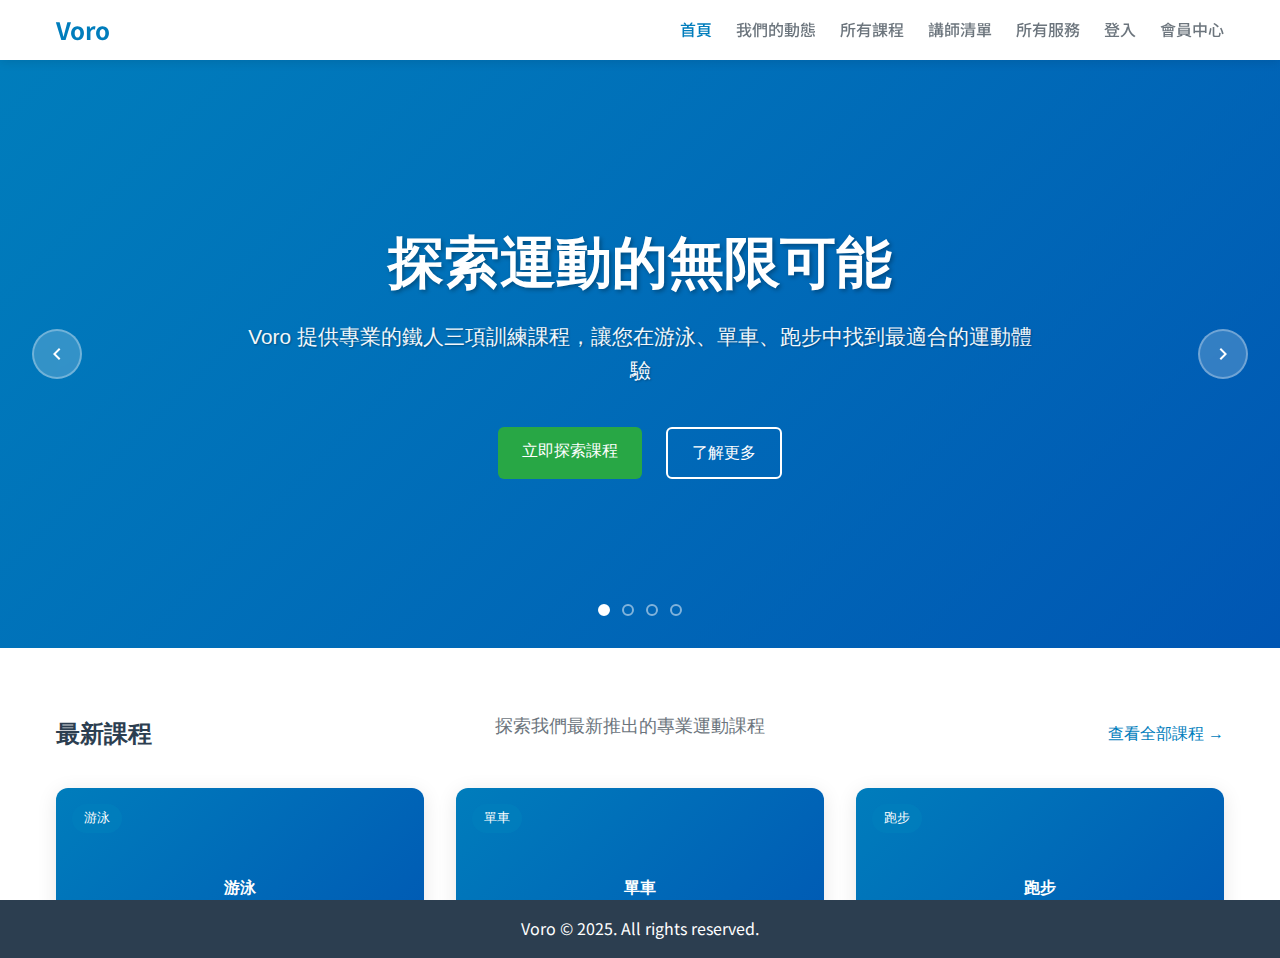
<file: index.html>
<!doctype html>
<html lang="zh-Hant">
<head>
  <meta charset="utf-8">
  <meta name="viewport" content="width=device-width, initial-scale=1">
  <title>運動體驗搜尋 | Voro</title>
  <link rel="icon" href="/favicon.svg" type="image/svg+xml">
  <link rel="alternate icon" href="/favicon.ico">
  <meta name="theme-color" content="#007dbc">

  <!-- Open Graph -->
  <meta property="og:type" content="website">
  <meta property="og:site_name" content="Voro">
  <meta property="og:title" content="Voro｜鐵人三項課程與活動">
  <meta property="og:description" content="Voro 提供鐵人三項訓練：游泳、單車、跑步課程與活動搜尋。">
  <meta property="og:image" content="/og-image.png">
  <meta property="og:url" content="/">

  <!-- Twitter -->
  <meta name="twitter:card" content="summary_large_image">
  <meta name="twitter:title" content="Voro｜鐵人三項課程與活動">
  <meta name="twitter:description" content="Voro 提供鐵人三項訓練：游泳、單車、跑步課程與活動搜尋。">
  <meta name="twitter:image" content="/og-image.png">
  <link rel="preconnect" href="https://fonts.googleapis.com">
  <link rel="preconnect" href="https://fonts.gstatic.com" crossorigin>
  <link href="https://fonts.googleapis.com/css2?family=Noto+Sans+TC:wght@400;500;700&display=swap" rel="stylesheet">
  <link rel="stylesheet" href="styles.css">
</head>
<body>
  <header class="site-header">
    <div class="container header-inner">
      <div class="brand">
        <span class="logo">Voro</span>
      </div>
      <nav class="nav">
        <a href="home.html" class="nav-link is-active" data-page="home">首頁</a>
        <a href="home.html#news" class="nav-link" data-page="news">我們的動態</a>
        <a href="courses.html" class="nav-link" data-page="courses">所有課程</a>
        <a href="instructors.html" class="nav-link" data-page="instructors">講師清單</a>
        <a href="home.html#services" class="nav-link" data-page="services">所有服務</a>
        <a href="login.html" class="nav-link" data-page="login">登入</a>
        <a href="account.html" class="nav-link" data-page="account">會員中心</a>
        <a href="admin.html" class="nav-link admin-link" data-page="admin" title="管理後台">
          <svg width="16" height="16" viewBox="0 0 24 24" fill="currentColor">
            <path d="M12 1L3 5v6c0 5.55 3.84 10.74 9 12 5.16-1.26 9-6.45 9-12V5l-9-4z"/>
          </svg>
          後台
        </a>
      </nav>
    </div>
  </header>

  <main>
    <iframe id="contentFrame" name="contentFrame" src="home.html" style="width:100%; height: calc(100vh - 60px); border:0; display:block"></iframe>
  </main>

  <footer class="site-footer">
    <div class="container">
      <p>Voro © 2025. All rights reserved.</p>
    </div>
  </footer>

  <script>
    document.addEventListener('DOMContentLoaded', () => {
      const iframe = document.getElementById('contentFrame');
      const navLinks = document.querySelectorAll('.nav-link');
      
      // 檢查使用者權限，顯示/隱藏後台連結
      checkAdminAccess();
      
      // 處理導航點擊
      navLinks.forEach(link => {
        link.addEventListener('click', (e) => {
          e.preventDefault();
          
          // 如果是後台連結，檢查權限
          if (link.classList.contains('admin-link')) {
            if (!hasAdminPermission()) {
              alert('您沒有權限訪問管理後台');
              return;
            }
          }
          
          // 移除所有active狀態
          navLinks.forEach(nav => nav.classList.remove('is-active'));
          // 添加active到當前點擊的連結
          link.classList.add('is-active');
          
          // 載入頁面到iframe
          iframe.src = link.href;
        });
      });
      
      // 監聽iframe載入完成
      iframe.addEventListener('load', () => {
        try {
          const iframeDoc = iframe.contentDocument || iframe.contentWindow.document;
          
          // 隱藏iframe內的導航（如果存在）
          const iframeHeader = iframeDoc.querySelector('.site-header');
          if (iframeHeader) {
            iframeHeader.style.display = 'none';
          }
          
          // 調整iframe內容的padding
          const iframeBody = iframeDoc.body;
          if (iframeBody) {
            iframeBody.style.paddingTop = '0';
          }
          
          // 處理iframe內的所有連結
          const iframeLinks = iframeDoc.querySelectorAll('a[href]');
          iframeLinks.forEach(iframeLink => {
            const href = iframeLink.getAttribute('href');
            
            // 只處理內部頁面連結
            if (href && !href.startsWith('http') && !href.startsWith('mailto:') && !href.startsWith('tel:')) {
              iframeLink.addEventListener('click', (e) => {
                e.preventDefault();
                
                // 確定目標頁面
                let targetPage = href;
                if (href.includes('#')) {
                  targetPage = href.split('#')[0] || 'home.html';
                }
                
                // 更新父頁面的導航狀態
                const targetNavLink = Array.from(navLinks).find(nav => {
                  const navHref = nav.getAttribute('href');
                  return navHref.includes(targetPage) || 
                         (targetPage === 'courses.html' && navHref.includes('courses')) ||
                         (targetPage === 'home.html' && navHref.includes('home')) ||
                         (targetPage === 'instructors.html' && navHref.includes('instructors')) ||
                         (targetPage === 'admin.html' && navHref.includes('admin'));
                });
                
                if (targetNavLink) {
                  // 移除所有active狀態
                  navLinks.forEach(nav => nav.classList.remove('is-active'));
                  // 添加active到對應的導航
                  targetNavLink.classList.add('is-active');
                }
                
                // 導航到目標頁面
                iframe.src = href;
              });
            }
          });
          
        } catch (error) {
          // 忽略跨域錯誤
          console.log('Cross-origin iframe access restricted');
        }
      });
      
      function checkAdminAccess() {
        // 檢查用戶是否有管理員權限
        const adminLink = document.querySelector('.admin-link');
        if (!hasAdminPermission()) {
          adminLink.style.display = 'none';
        }
      }
      
      function hasAdminPermission() {
        // 檢查 localStorage 中的用戶資訊
        const userData = localStorage.getItem('user');
        if (!userData) return false;
        
        try {
          const user = JSON.parse(userData);
          // 檢查用戶角色是否包含管理員權限
          return user.roles && (
            user.roles.includes('admin') || 
            user.roles.includes('super_admin') ||
            user.isAdmin === true
          );
        } catch (error) {
          return false;
        }
      }
      
      // 初始化
      if (window.VoroApp) {
        window.VoroApp.init();
      }
    });
  </script>
</body>
</html>
</file>
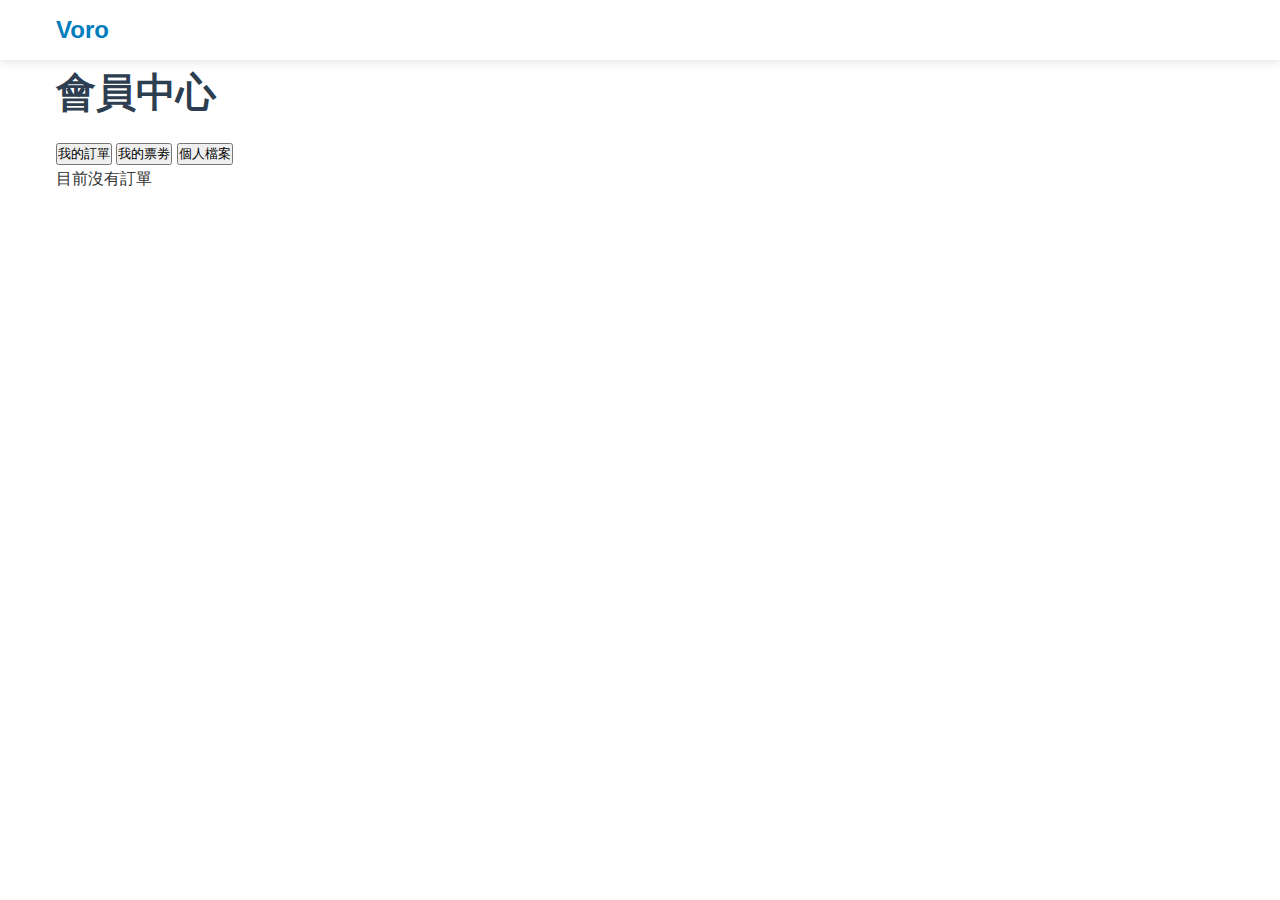
<file: account.html>
<!doctype html>
<html lang="zh-Hant">
<head>
  <meta charset="utf-8">
  <meta name="viewport" content="width=device-width, initial-scale=1">
  <title>會員中心 | Voro</title>
  <link rel="icon" href="/favicon.svg" type="image/svg+xml">
  <link rel="stylesheet" href="styles.css">
</head>
<body>
  <header class="site-header">
    <div class="container header-inner">
      <div class="brand"><a href="#" onclick="try{window.top.document.getElementById('contentFrame').src='home.html'}catch(e){}" class="logo" style="text-decoration:none">Voro</a></div>
    </div>
  </header>
  <main>
    <section class="tri-section">
      <div class="container">
        <h1 class="section-title">會員中心</h1>
        <div class="tabs" role="tablist" aria-label="會員中心">
          <button class="tab is-active" data-pane="orders" role="tab" aria-selected="true">我的訂單</button>
          <button class="tab" data-pane="tickets" role="tab" aria-selected="false">我的票劵</button>
          <button class="tab" data-pane="profile" role="tab" aria-selected="false">個人檔案</button>
        </div>
        <div id="pane-orders" class="pane"></div>
        <div id="pane-tickets" class="pane" style="display:none"></div>
        <div id="pane-profile" class="pane" style="display:none"></div>
      </div>
    </section>
  </main>
  

  <script src="data.js"></script>
  <script>
    function loadRegistrations(){
      try { return JSON.parse(localStorage.getItem('voro_registrations')||'[]'); } catch(e){ return []; }
    }
    function loadUser(){
      try { return JSON.parse(localStorage.getItem('voro_user')||'null'); } catch(e){ return null; }
    }
    function renderOrders(){
      const el = document.getElementById('pane-orders');
      const regs = loadRegistrations();
      if (!regs.length) { el.innerHTML = '<div class="list-item">目前沒有訂單</div>'; return; }
      const list = document.createElement('div');
      list.className = 'list';
      regs.slice().reverse().forEach(r => {
        const course = (window.VoroData && VoroData.courses || []).find(c => c.id === r.courseId);
        const session = course && (course.sessions||[]).find(s => s.id === r.sessionId);
        const item = document.createElement('div');
        item.className = 'list-item';
        item.innerHTML = `
          <div><strong>${course ? course.title : r.courseId}</strong></div>
          <div>梯次：${session ? session.date+' '+session.time : r.sessionId}</div>
          <div>報名人：${r.name}（${r.email}）</div>
          <div style="font-size:12px;color:var(--muted)">建立時間：${new Date(r.createdAt).toLocaleString()}</div>
        `;
        list.appendChild(item);
      });
      el.innerHTML = '';
      el.appendChild(list);
    }
    function renderTickets(){
      const el = document.getElementById('pane-tickets');
      const regs = loadRegistrations();
      if (!regs.length) { el.innerHTML = '<div class="list-item">目前沒有票劵</div>'; return; }
      const list = document.createElement('div');
      list.className = 'list';
      regs.forEach(r => {
        const code = 'TK-' + r.id.slice(-6).toUpperCase();
        const item = document.createElement('div');
        item.className = 'list-item';
        item.innerHTML = `<div><strong>${code}</strong> · ${r.name} · ${r.email}</div>`;
        list.appendChild(item);
      });
      el.innerHTML = '';
      el.appendChild(list);
    }
    function renderProfile(){
      const el = document.getElementById('pane-profile');
      const user = loadUser();
      el.innerHTML = user ? `<div class="list-item">Email：${user.email}</div>` : '<div class="list-item">尚未登入</div>';
    }
    function bindTabs(){
      const tabs = Array.from(document.querySelectorAll('.tab'));
      tabs.forEach(t => t.addEventListener('click', () => {
        tabs.forEach(x => x.classList.remove('is-active'));
        t.classList.add('is-active');
        const pane = t.dataset.pane;
        document.querySelectorAll('.pane').forEach(p => p.style.display = (p.id === 'pane-'+pane) ? '' : 'none');
        if (pane === 'orders') renderOrders();
        if (pane === 'tickets') renderTickets();
        if (pane === 'profile') renderProfile();
      }));
    }
    document.addEventListener('DOMContentLoaded', () => { bindTabs(); renderOrders(); });
  </script>
</body>
</html>
</file>
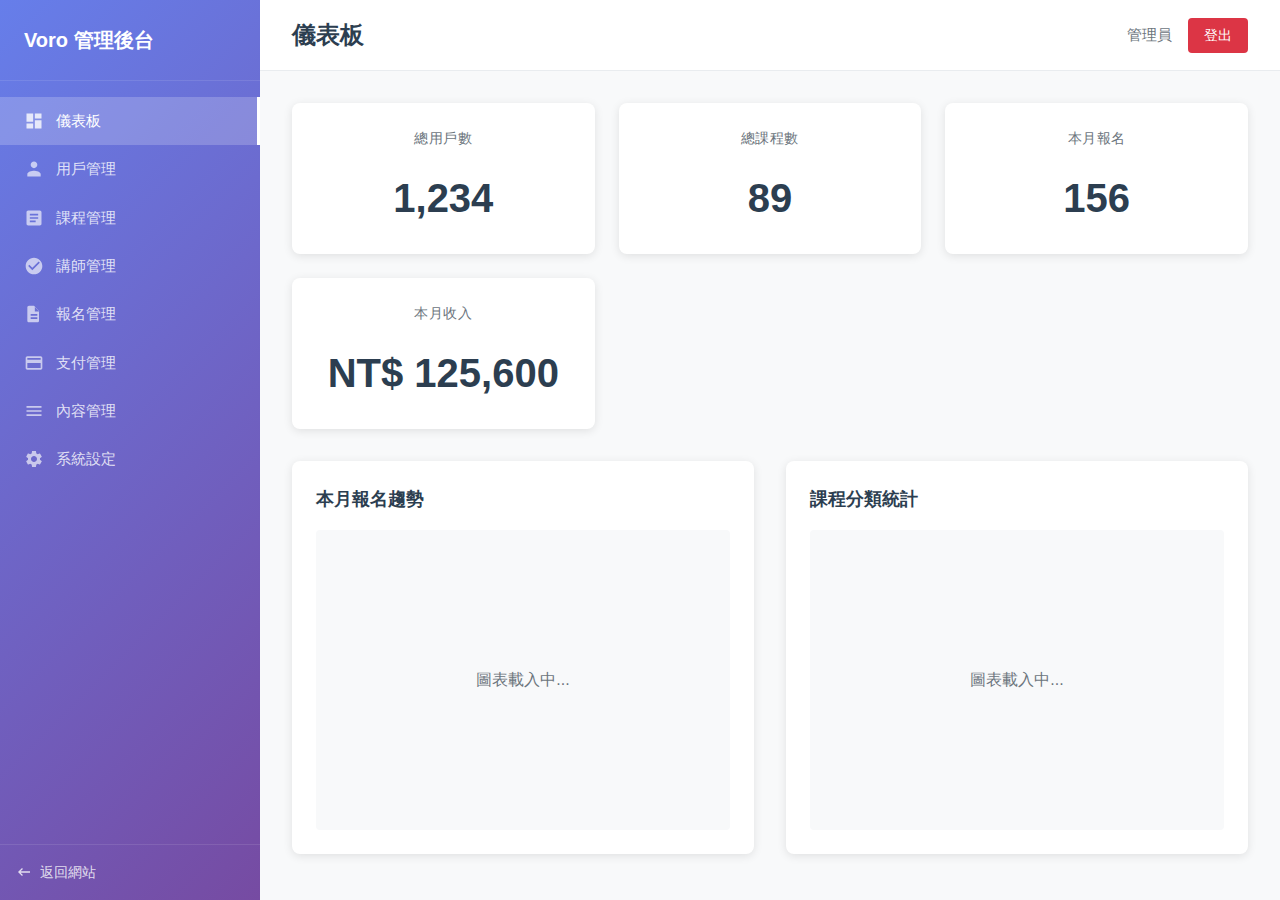
<file: admin.html>
<!DOCTYPE html>
<html lang="zh-Hant">
<head>
    <meta charset="UTF-8">
    <meta name="viewport" content="width=device-width, initial-scale=1.0">
    <title>管理後台 | Voro</title>
    <link rel="stylesheet" href="styles.css">
    <link rel="stylesheet" href="admin-styles.css">
</head>
<body class="admin-body">
    <div class="admin-container">
        <!-- 側邊選單 -->
        <aside class="admin-sidebar">
            <div class="sidebar-header">
                <h2>Voro 管理後台</h2>
            </div>
            <nav class="sidebar-nav">
                <ul class="nav-menu">
                    <li class="nav-item">
                        <a href="#dashboard" class="nav-link active" data-section="dashboard">
                            <svg width="20" height="20" fill="currentColor" viewBox="0 0 24 24">
                                <path d="M3 13h8V3H3v10zm0 8h8v-6H3v6zm10 0h8V11h-8v10zm0-18v6h8V3h-8z"/>
                            </svg>
                            儀表板
                        </a>
                    </li>
                    <li class="nav-item">
                        <a href="#users" class="nav-link" data-section="users">
                            <svg width="20" height="20" fill="currentColor" viewBox="0 0 24 24">
                                <path d="M16 7c0-2.21-1.79-4-4-4S8 4.79 8 7s1.79 4 4 4 4-1.79 4-4zm-4 7c-2.67 0-8 1.34-8 4v3h16v-3c0-2.66-5.33-4-8-4z"/>
                            </svg>
                            用戶管理
                        </a>
                    </li>
                    <li class="nav-item">
                        <a href="#courses" class="nav-link" data-section="courses">
                            <svg width="20" height="20" fill="currentColor" viewBox="0 0 24 24">
                                <path d="M19 3H5c-1.1 0-2 .9-2 2v14c0 1.1.9 2 2 2h14c1.1 0 2-.9 2-2V5c0-1.1-.9-2-2-2zm-5 14H7v-2h7v2zm3-4H7v-2h10v2zm0-4H7V7h10v2z"/>
                            </svg>
                            課程管理
                        </a>
                    </li>
                    <li class="nav-item">
                        <a href="#instructors" class="nav-link" data-section="instructors">
                            <svg width="20" height="20" fill="currentColor" viewBox="0 0 24 24">
                                <path d="M12 2C6.48 2 2 6.48 2 12s4.48 10 10 10 10-4.48 10-10S17.52 2 12 2zm-2 15l-5-5 1.41-1.41L10 14.17l7.59-7.59L19 8l-9 9z"/>
                            </svg>
                            講師管理
                        </a>
                    </li>
                    <li class="nav-item">
                        <a href="#enrollments" class="nav-link" data-section="enrollments">
                            <svg width="20" height="20" fill="currentColor" viewBox="0 0 24 24">
                                <path d="M14 2H6c-1.1 0-1.99.9-1.99 2L4 20c0 1.1.89 2 2 2h10c1.1 0 2-.9 2-2V8l-6-6zm2 16H8v-2h8v2zm0-4H8v-2h8v2zm-3-5V3.5L18.5 9H13z"/>
                            </svg>
                            報名管理
                        </a>
                    </li>
                    <li class="nav-item">
                        <a href="#payments" class="nav-link" data-section="payments">
                            <svg width="20" height="20" fill="currentColor" viewBox="0 0 24 24">
                                <path d="M20 4H4c-1.11 0-1.99.89-1.99 2L2 18c0 1.11.89 2 2 2h16c1.11 0 2-.89 2-2V6c0-1.11-.89-2-2-2zm0 14H4v-6h16v6zm0-10H4V6h16v2z"/>
                            </svg>
                            支付管理
                        </a>
                    </li>
                    <li class="nav-item">
                        <a href="#content" class="nav-link" data-section="content">
                            <svg width="20" height="20" fill="currentColor" viewBox="0 0 24 24">
                                <path d="M3 18h18v-2H3v2zm0-5h18v-2H3v2zm0-7v2h18V6H3z"/>
                            </svg>
                            內容管理
                        </a>
                    </li>
                    <li class="nav-item">
                        <a href="#settings" class="nav-link" data-section="settings">
                            <svg width="20" height="20" fill="currentColor" viewBox="0 0 24 24">
                                <path d="M19.14,12.94c0.04-0.3,0.06-0.61,0.06-0.94c0-0.32-0.02-0.64-0.07-0.94l2.03-1.58c0.18-0.14,0.23-0.41,0.12-0.61 l-1.92-3.32c-0.12-0.22-0.37-0.29-0.59-0.22l-2.39,0.96c-0.5-0.38-1.03-0.7-1.62-0.94L14.4,2.81c-0.04-0.24-0.24-0.41-0.48-0.41 h-3.84c-0.24,0-0.43,0.17-0.47,0.41L9.25,5.35C8.66,5.59,8.12,5.92,7.63,6.29L5.24,5.33c-0.22-0.08-0.47,0-0.59,0.22L2.74,8.87 C2.62,9.08,2.66,9.34,2.86,9.48l2.03,1.58C4.84,11.36,4.8,11.69,4.8,12s0.02,0.64,0.07,0.94l-2.03,1.58 c-0.18,0.14-0.23,0.41-0.12,0.61l1.92,3.32c0.12,0.22,0.37,0.29,0.59,0.22l2.39-0.96c0.5,0.38,1.03,0.7,1.62,0.94l0.36,2.54 c0.05,0.24,0.24,0.41,0.48,0.41h3.84c0.24,0,0.44-0.17,0.47-0.41l0.36-2.54c0.59-0.24,1.13-0.56,1.62-0.94l2.39,0.96 c0.22,0.08,0.47,0,0.59-0.22l1.92-3.32c0.12-0.22,0.07-0.47-0.12-0.61L19.14,12.94z M12,15.6c-1.98,0-3.6-1.62-3.6-3.6 s1.62-3.6,3.6-3.6s3.6,1.62,3.6,3.6S13.98,15.6,12,15.6z"/>
                            </svg>
                            系統設定
                        </a>
                    </li>
                </ul>
            </nav>
            <div class="sidebar-footer">
                <a href="home.html" class="back-to-site">
                    <svg width="16" height="16" fill="currentColor" viewBox="0 0 24 24">
                        <path d="M21 11H6.83l3.58-3.59L9 6l-6 6 6 6 1.41-1.41L6.83 13H21z"/>
                    </svg>
                    返回網站
                </a>
            </div>
        </aside>

        <!-- 主要內容區 -->
        <main class="admin-main">
            <header class="admin-header">
                <h1 id="page-title">儀表板</h1>
                <div class="admin-user-info">
                    <span id="admin-username">管理員</span>
                    <button class="logout-btn" onclick="logout()">登出</button>
                </div>
            </header>

            <div class="admin-content">
                <!-- 儀表板 -->
                <section id="dashboard-section" class="admin-section active">
                    <div class="dashboard-stats">
                        <div class="stat-card">
                            <h3>總用戶數</h3>
                            <p class="stat-number" id="total-users">-</p>
                        </div>
                        <div class="stat-card">
                            <h3>總課程數</h3>
                            <p class="stat-number" id="total-courses">-</p>
                        </div>
                        <div class="stat-card">
                            <h3>本月報名</h3>
                            <p class="stat-number" id="monthly-enrollments">-</p>
                        </div>
                        <div class="stat-card">
                            <h3>本月收入</h3>
                            <p class="stat-number" id="monthly-revenue">-</p>
                        </div>
                    </div>
                    
                    <div class="dashboard-charts">
                        <div class="chart-container">
                            <h3>本月報名趨勢</h3>
                            <div id="enrollment-chart" class="chart-placeholder">
                                <p>圖表載入中...</p>
                            </div>
                        </div>
                        <div class="chart-container">
                            <h3>課程分類統計</h3>
                            <div id="category-chart" class="chart-placeholder">
                                <p>圖表載入中...</p>
                            </div>
                        </div>
                    </div>
                </section>

                <!-- 用戶管理 -->
                <section id="users-section" class="admin-section">
                    <div class="section-header">
                        <h2>用戶管理</h2>
                        <button class="btn btn-primary" onclick="showUserModal()">新增用戶</button>
                    </div>
                    <div class="table-container">
                        <table class="admin-table">
                            <thead>
                                <tr>
                                    <th>用戶名稱</th>
                                    <th>電子郵件</th>
                                    <th>角色</th>
                                    <th>狀態</th>
                                    <th>註冊時間</th>
                                    <th>操作</th>
                                </tr>
                            </thead>
                            <tbody id="users-table-body">
                                <tr>
                                    <td colspan="6" class="loading">載入中...</td>
                                </tr>
                            </tbody>
                        </table>
                    </div>
                </section>

                <!-- 課程管理 -->
                <section id="courses-section" class="admin-section">
                    <div class="section-header">
                        <h2>課程管理</h2>
                        <button class="btn btn-primary" onclick="showCourseModal()">新增課程</button>
                    </div>
                    <div class="table-container">
                        <table class="admin-table">
                            <thead>
                                <tr>
                                    <th>課程名稱</th>
                                    <th>講師</th>
                                    <th>分類</th>
                                    <th>價格</th>
                                    <th>狀態</th>
                                    <th>報名人數</th>
                                    <th>操作</th>
                                </tr>
                            </thead>
                            <tbody id="courses-table-body">
                                <tr>
                                    <td colspan="7" class="loading">載入中...</td>
                                </tr>
                            </tbody>
                        </table>
                    </div>
                </section>

                <!-- 其他章節會在後續新增... -->
            </div>
        </main>
    </div>

    <script src="admin-script.js"></script>
</body>
</html>
</file>
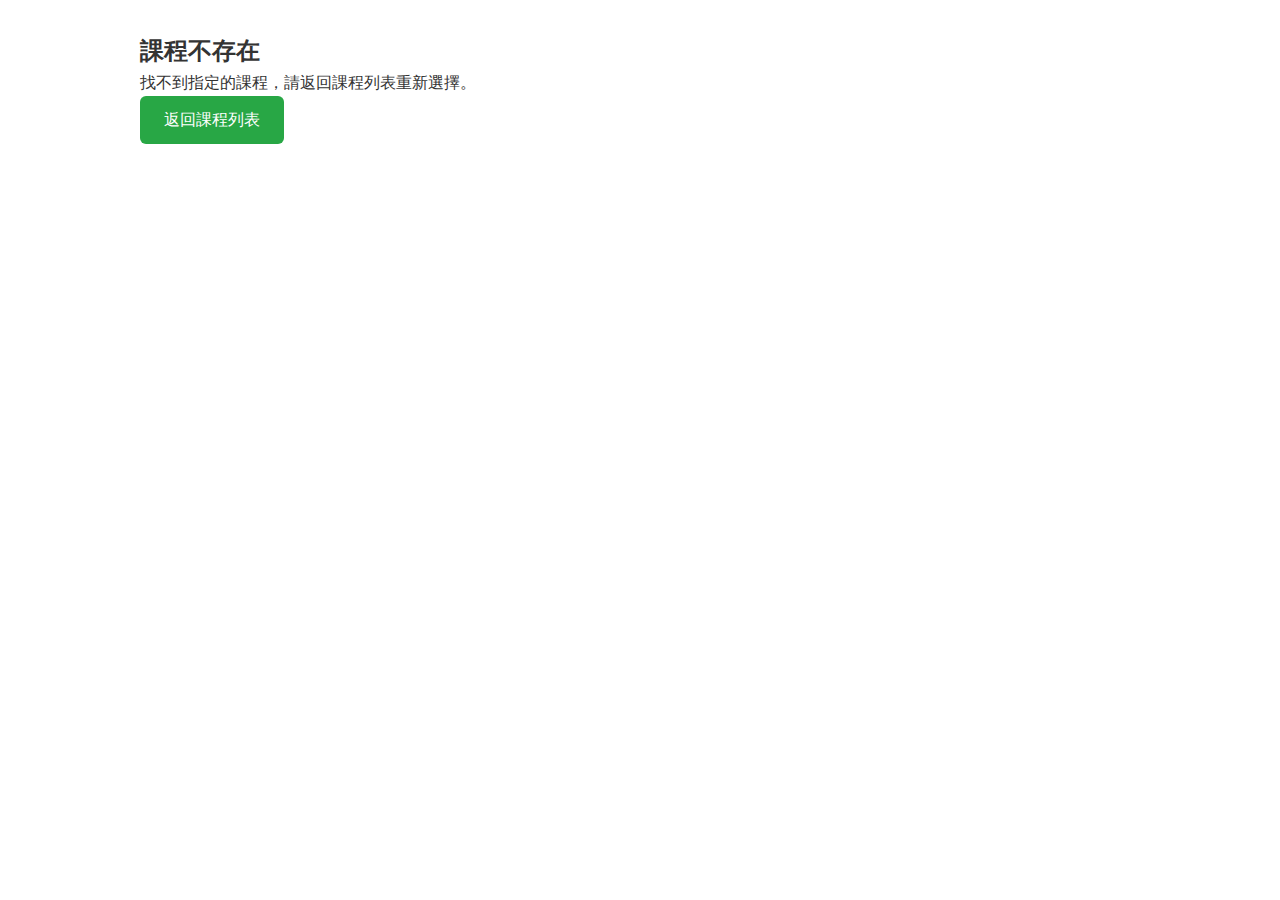
<file: course-detail.html>
<!DOCTYPE html>
<html lang="zh-Hant">
<head>
    <meta charset="UTF-8">
    <meta name="viewport" content="width=device-width, initial-scale=1.0">
    <title>課程詳情 | Voro</title>
    <link rel="stylesheet" href="styles.css">
</head>
<body>
    <div class="container">
        <div class="course-detail-container" id="course-detail">
            <!-- 課程詳情會由 JavaScript 動態載入 -->
            <div class="loading-placeholder">
                <p>載入課程詳情中...</p>
            </div>
        </div>
    </div>

    <script>
        // 課程資料（與 courses.html 相同）
        const coursesData = [
            {
                id: 1,
                title: "游泳入門班",
                instructor: "李教練",
                category: "swimming",
                price: 2000,
                image: "https://via.placeholder.com/600x300/007dbc/ffffff?text=游泳入門班",
                rating: 4.8,
                students: 25,
                description: "適合初學者的游泳基礎課程，從基本動作開始學習",
                fullDescription: "本課程專為游泳初學者設計，將從最基本的水性練習開始，逐步學習正確的游泳姿勢和呼吸技巧。課程內容包括水中安全知識、基本浮水技巧、自由式基礎動作等。",
                duration: "8週",
                schedule: "每週二、四 19:00-20:30",
                location: "台北市游泳館",
                requirements: "無需游泳基礎，適合完全初學者",
                equipment: "提供浮板、蛙鏡等基本設備"
            },
            {
                id: 2,
                title: "游泳進階班",
                instructor: "李教練",
                category: "swimming",
                price: 2800,
                image: "https://via.placeholder.com/600x300/007dbc/ffffff?text=游泳進階班",
                rating: 4.9,
                students: 18,
                description: "提升游泳技巧，學習自由式、蛙式等不同泳姿",
                fullDescription: "進階游泳課程，適合已有基礎游泳能力的學員。將學習四式游泳技巧，包括自由式、蛙式、仰式和蝶式，同時加強游泳體能和技術細節。",
                duration: "10週",
                schedule: "每週一、三、五 18:30-20:00",
                location: "台北市游泳館",
                requirements: "需有基本游泳能力，能游25公尺",
                equipment: "自備泳具，提供訓練器材"
            },
            {
                id: 3,
                title: "單車訓練營",
                instructor: "張教練",
                category: "cycling",
                price: 3500,
                image: "https://via.placeholder.com/600x300/28a745/ffffff?text=單車訓練營",
                rating: 4.9,
                students: 22,
                description: "提升單車技巧與體能的專業訓練",
                fullDescription: "專業單車訓練課程，結合技術指導和體能訓練。內容包括騎乘姿勢矯正、踩踏技巧、爬坡技術、集團騎乘安全等。適合想要提升單車技能的愛好者。",
                duration: "12週",
                schedule: "每週六、日 07:00-11:00",
                location: "陽明山、北海岸路線",
                requirements: "需有基本騎車能力，自備公路車或登山車",
                equipment: "自備單車及安全裝備"
            },
            {
                id: 4,
                title: "公路車競技班",
                instructor: "張教練",
                category: "cycling",
                price: 4200,
                image: "https://via.placeholder.com/600x300/28a745/ffffff?text=公路車競技班",
                rating: 4.7,
                students: 15,
                description: "專業公路車競技技巧與戰術訓練",
                fullDescription: "針對有經驗的單車愛好者設計的競技訓練課程。包含空氣動力學、競賽戰術、功率訓練、營養補給策略等進階內容。",
                duration: "16週",
                schedule: "每週三 19:00-21:00（室內），週末實地訓練",
                location: "專業訓練場地 + 戶外路線",
                requirements: "需有2年以上騎乘經驗，自備公路車",
                equipment: "自備競技級公路車及功率計"
            },
            {
                id: 5,
                title: "跑步技巧班",
                instructor: "王教練",
                category: "running",
                price: 1800,
                image: "https://via.placeholder.com/600x300/dc3545/ffffff?text=跑步技巧班",
                rating: 4.7,
                students: 32,
                description: "科學跑步方法，提升跑步效率",
                fullDescription: "運用科學化的跑步方法，幫助跑者建立正確的跑步姿勢和呼吸節奏。課程包含跑步力學分析、傷害預防、配速控制等內容。",
                duration: "6週",
                schedule: "每週二、四 18:00-19:30",
                location: "大安森林公園 + 室內訓練場",
                requirements: "適合所有程度的跑者",
                equipment: "自備跑鞋，提供心率監測器"
            },
            {
                id: 6,
                title: "馬拉松訓練班",
                instructor: "王教練",
                category: "running",
                price: 2500,
                image: "https://via.placeholder.com/600x300/dc3545/ffffff?text=馬拉松訓練班",
                rating: 4.8,
                students: 28,
                description: "專業馬拉松訓練計畫，從半馬到全馬",
                fullDescription: "系統性的馬拉松訓練計畫，從半程馬拉松開始，逐步建立全程馬拉松的體能和心理素質。包含長跑訓練、速度訓練、恢復訓練等。",
                duration: "20週",
                schedule: "每週三次訓練（週二、四、六）",
                location: "河濱公園 + 操場",
                requirements: "需能連續跑步30分鐘以上",
                equipment: "自備跑鞋，提供訓練計畫表"
            },
            {
                id: 7,
                title: "鐵人三項基礎",
                instructor: "陳教練",
                category: "triathlon",
                price: 5000,
                image: "https://via.placeholder.com/600x300/6f42c1/ffffff?text=鐵人三項基礎",
                rating: 5.0,
                students: 12,
                description: "綜合訓練，挑戰鐵人三項",
                fullDescription: "完整的鐵人三項入門課程，涵蓋游泳、單車、跑步三項運動的基礎技能和轉換技巧。適合想要挑戰鐵人三項的初學者。",
                duration: "16週",
                schedule: "每週5次訓練（包含游泳2次、單車2次、跑步1次）",
                location: "多場地訓練（泳池、操場、公路）",
                requirements: "具備基本游泳、騎車、跑步能力",
                equipment: "需自備三鐵裝備"
            },
            {
                id: 8,
                title: "鐵人三項競技班",
                instructor: "陳教練",
                category: "triathlon",
                price: 6500,
                image: "https://via.placeholder.com/600x300/6f42c1/ffffff?text=鐵人三項競技班",
                rating: 4.9,
                students: 8,
                description: "進階鐵人三項競技訓練，提升競賽成績",
                fullDescription: "針對有比賽經驗的鐵人三項選手設計的進階訓練課程。包含高強度間歇訓練、比賽策略、營養規劃、心理建設等競技要素。",
                duration: "24週",
                schedule: "每週8-10次訓練",
                location: "專業訓練基地",
                requirements: "需有鐵人三項比賽完賽經驗",
                equipment: "自備競技級三鐵裝備"
            }
        ];

        function loadCourseDetail() {
            const urlParams = new URLSearchParams(window.location.search);
            const courseId = parseInt(urlParams.get('id'));
            const container = document.getElementById('course-detail');
            
            const course = coursesData.find(c => c.id === courseId);
            
            if (!course) {
                container.innerHTML = `
                    <div class="error-message">
                        <h2>課程不存在</h2>
                        <p>找不到指定的課程，請返回課程列表重新選擇。</p>
                        <a href="courses.html" class="btn btn-primary">返回課程列表</a>
                    </div>
                `;
                return;
            }
            
            container.innerHTML = `
                <div class="course-detail">
                    <div class="course-detail-header">
                        <div class="course-detail-image">
                            <img src="${course.image}" alt="${course.title}">
                            <div class="course-category-badge">${getCategoryName(course.category)}</div>
                        </div>
                        <div class="course-detail-info">
                            <h1 class="course-detail-title">${course.title}</h1>
                            <p class="course-detail-instructor">講師：${course.instructor}</p>
                            <div class="course-detail-stats">
                                <span class="course-rating">⭐ ${course.rating}</span>
                                <span class="course-students">👥 ${course.students} 人已報名</span>
                            </div>
                            <p class="course-detail-description">${course.fullDescription}</p>
                            <div class="course-detail-price">
                                <span class="price">NT$ ${course.price.toLocaleString()}</span>
                                <button class="btn btn-primary btn-lg">立即報名</button>
                            </div>
                        </div>
                    </div>
                    
                    <div class="course-detail-content">
                        <div class="course-info-grid">
                            <div class="info-card">
                                <h3>🕐 課程時長</h3>
                                <p>${course.duration}</p>
                            </div>
                            <div class="info-card">
                                <h3>📅 上課時間</h3>
                                <p>${course.schedule}</p>
                            </div>
                            <div class="info-card">
                                <h3>📍 上課地點</h3>
                                <p>${course.location}</p>
                            </div>
                            <div class="info-card">
                                <h3>✅ 報名條件</h3>
                                <p>${course.requirements}</p>
                            </div>
                            <div class="info-card">
                                <h3>🎒 設備說明</h3>
                                <p>${course.equipment}</p>
                            </div>
                        </div>
                        
                        <div class="course-actions">
                            <a href="courses.html" class="btn btn-secondary">返回課程列表</a>
                            <button class="btn btn-primary btn-lg">加入購物車</button>
                            <button class="btn btn-success btn-lg">立即購買</button>
                        </div>
                    </div>
                </div>
            `;
        }

        function getCategoryName(category) {
            const names = {
                'swimming': '游泳',
                'cycling': '單車',
                'running': '跑步',
                'triathlon': '鐵人三項'
            };
            return names[category] || category;
        }

        // 初始化頁面
        document.addEventListener('DOMContentLoaded', function() {
            loadCourseDetail();
        });
    </script>
</body>
</html>
</file>
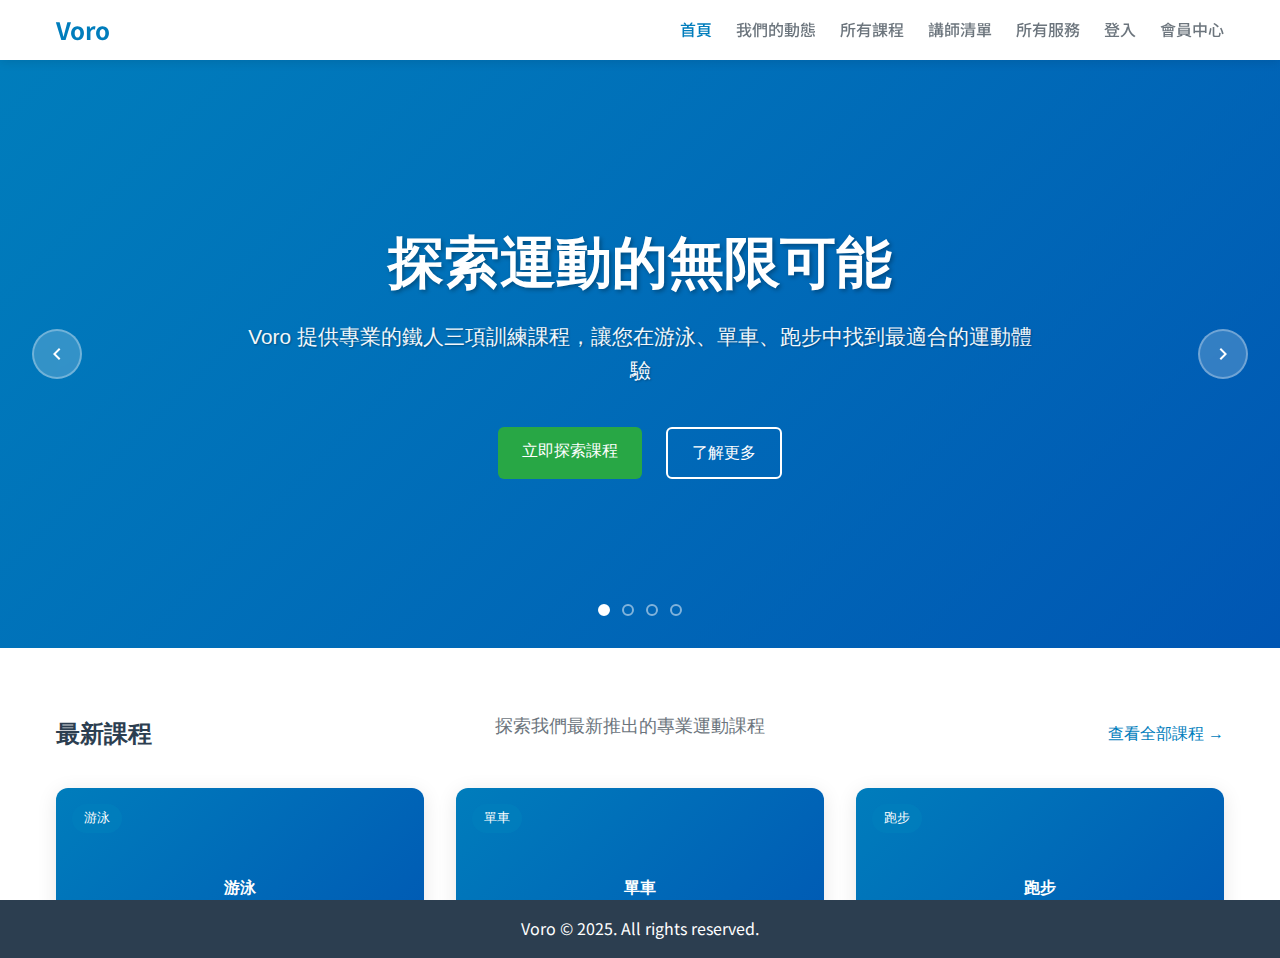
<file: course.html>
<!doctype html>
<html lang="zh-Hant">
<head>
  <meta charset="utf-8">
  <meta name="viewport" content="width=device-width, initial-scale=1">
  <title>課程資訊 | Voro</title>
  <link rel="icon" href="/favicon.svg" type="image/svg+xml">
  <link rel="stylesheet" href="styles.css">
</head>
<body>
  <header class="site-header">
    <div class="container header-inner">
      <div class="brand">
        <a href="index.html" class="logo" style="text-decoration:none">Voro</a>
      </div>
      <nav class="nav">
        <a href="index.html#home" class="nav-link">首頁</a>
        <a href="index.html#news" class="nav-link">我們的動態</a>
        <a href="index.html#courses" class="nav-link is-active">所有課程</a>
        <a href="index.html#services" class="nav-link">所有服務</a>
      </nav>
    </div>
  </header>

  <main>
    <section class="tri-section">
      <div class="container">
        <a href="index.html#courses" class="btn" style="margin-bottom:12px">← 返回課程</a>
        <div class="course-layout">
          <aside class="course-toc">
            <strong>章節</strong>
            <a href="#sec-intro">課程說明</a>
            <a href="#sec-features">課程特色</a>
            <a href="#sec-audience">適合對象</a>
            <a href="#sec-goals">課程目標</a>
            <a href="#sec-equipment">器材準備</a>
            <a href="#sec-process">流程與內容</a>
            <a href="#sec-sessions">開課梯次</a>
          </aside>
          <article class="course-info course-main">
            <div class="course-media">
              <img id="courseImage" alt="" />
            </div>
            <span id="courseTag" class="badge"></span>
            <h1 id="courseTitle" class="course-title"></h1>
            <div class="course-meta">
              <div><strong>等級</strong>：<span id="courseLevel"></span></div>
              <div><strong>地點</strong>：<span id="courseLocation"></span></div>
              <div><strong>時間</strong>：<span id="courseSchedule"></span></div>
              <div><strong>教練</strong>：<span id="courseCoach"></span></div>
              <div class="price"><span id="coursePrice"></span></div>
            </div>
            <div class="tabs subtabs" role="tablist" aria-label="課程內容">
              <button class="tab is-active" data-pane="intro" role="tab" aria-selected="true">介紹</button>
              <button class="tab" data-pane="syllabus" role="tab" aria-selected="false">課綱</button>
              <button class="tab" data-pane="reviews" role="tab" aria-selected="false">評論</button>
            </div>
            <div id="pane-intro" class="pane">
              <p id="courseDesc" class="course-desc" id="sec-intro"></p>
              <div class="list" style="margin-top:8px">
                <div class="list-item" id="sec-features"><strong>課程特色</strong><div id="courseFeatures"></div></div>
                <div class="list-item" id="sec-audience"><strong>適合對象</strong><div id="courseAudience"></div></div>
                <div class="list-item" id="sec-goals"><strong>課程目標</strong><div id="courseGoals"></div></div>
                <div class="list-item" id="sec-equipment"><strong>器材準備</strong><div id="courseEquipment"></div></div>
                <div class="list-item" id="sec-process"><strong>流程與內容</strong><div id="courseProcess"></div></div>
              </div>
            </div>
            <div id="pane-syllabus" class="pane" style="display:none"></div>
            <div id="pane-reviews" class="pane" style="display:none"><div class="list-item">尚無評論</div></div>
            <div class="course-cta">
              <button class="btn primary">立即報名</button>
              <button class="btn">加入收藏</button>
            </div>
            <div id="courseSessions" class="sessions" id="sec-sessions"></div>
          </article>
          <aside class="course-side">
            <div class="list-item"><strong>你可能也喜歡</strong>
              <div id="reco" class="reco-list"></div>
            </div>
          </aside>
        </div>
      </div>
    </section>
  </main>

  

  <script src="data.js"></script>
  <script>
    function getParam(name) {
      const url = new URL(window.location.href);
      return url.searchParams.get(name);
    }
    function bindContentTabs(){
      const tabs = Array.from(document.querySelectorAll('.tabs.subtabs .tab'));
      tabs.forEach(t => t.addEventListener('click', () => {
        tabs.forEach(x => x.classList.remove('is-active'));
        t.classList.add('is-active');
        const pane = t.dataset.pane;
        document.querySelectorAll('.pane').forEach(p => p.style.display = 'none');
        document.getElementById('pane-'+pane).style.display = '';
      }));
    }
    function renderCourse() {
      const id = getParam('id');
      const course = (window.VoroData && window.VoroData.courses || []).find(c => c.id === id);
      if (!course) { window.location.href = 'index.html#courses'; return; }
      document.getElementById('courseImage').src = course.image;
      document.getElementById('courseImage').alt = course.title;
      document.getElementById('courseTag').textContent = course.tag;
      document.getElementById('courseTitle').textContent = course.title;
      document.getElementById('courseLevel').textContent = course.level;
      document.getElementById('courseLocation').textContent = course.location;
      document.getElementById('courseSchedule').textContent = course.schedule;
      document.getElementById('courseCoach').textContent = course.coach;
      document.getElementById('coursePrice').textContent = `NT$ ${course.price}`;
      document.getElementById('courseDesc').textContent = course.description;
      function fillList(id, items){
        const el = document.getElementById(id);
        const list = (items||[]).length ? `<ul style="margin:6px 0; padding-left:18px">${(items||[]).map(i=>`<li>${i}</li>`).join('')}</ul>` : '<div class="meta">—</div>';
        el.innerHTML = list;
      }
      fillList('courseFeatures', course.features);
      fillList('courseAudience', course.audience);
      fillList('courseGoals', course.goals);
      fillList('courseEquipment', course.equipment);
      fillList('courseProcess', course.process);

      // Syllabus
      const syl = course.syllabus || [];
      const sylWrap = document.getElementById('pane-syllabus');
      sylWrap.innerHTML = syl.length ? `<ol style="margin:0; padding-left:20px">${syl.map(i=>`<li>${i}</li>`).join('')}</ol>` : '<div class="list-item">尚無課綱</div>';

      // Sessions table
      const wrap = document.getElementById('courseSessions');
      if (course.sessions && course.sessions.length) {
        const table = document.createElement('table');
        table.innerHTML = `
          <thead>
            <tr><th>日期</th><th>時間</th><th>名額</th><th>狀態</th><th></th></tr>
          </thead>
          <tbody></tbody>
        `;
        const tbody = table.querySelector('tbody');
        function getOverride(courseId, sessionId){
          const v = localStorage.getItem(`voro_capacity_${courseId}_${sessionId}`);
          return v ? JSON.parse(v) : null;
        }
        course.sessions.forEach(s => {
          const tr = document.createElement('tr');
          const override = getOverride(course.id, s.id);
          const registered = override ? override.registered : s.registered;
          const remain = Math.max(0, s.capacity - registered);
          const isFull = s.status === '額滿' || remain === 0;
          tr.innerHTML = `
            <td>${s.date}</td>
            <td>${s.time}</td>
            <td>${registered}/${s.capacity}</td>
            <td><span class="status-badge ${isFull ? 'status-full' : 'status-open'}">${isFull ? '額滿' : '開放'}</span></td>
            <td>${isFull ? '' : `<a class=\"btn\" href=\"register.html?course=${course.id}&session=${s.id}\">報名</a>`}</td>
          `;
          tbody.appendChild(tr);
        });
        wrap.innerHTML = '<h3 style="margin:12px 0 8px">開課梯次</h3>';
        wrap.appendChild(table);
      }
      // Recommendations
      const reco = document.getElementById('reco');
      if (reco) {
        const list = (window.VoroData && window.VoroData.courses || []).filter(c => c.id !== course.id && c.tag === course.tag && !c.archived).slice(0,4);
        reco.innerHTML = '';
        list.forEach(r => {
          const item = document.createElement('div');
          item.className = 'reco-item';
          const rating = r.rating ? `★ ${r.rating.toFixed(1)}` : '';
          const count = r.studentsCount ? ` · ${r.studentsCount} 人` : '';
          const promo = r.promo ? `<span class=\"promo-flag promo-${r.promo}\" style=\"margin-left:6px\">${r.promo}</span>` : '';
          item.innerHTML = `<img src="${r.image}" alt="${r.title}"><div><div>${r.title}${promo}</div><div class=\"meta\">${rating}${count} · ${r.level} · NT$ ${r.price}</div></div>`;
          item.addEventListener('click', () => { location.href = `course.html?id=${r.id}`; });
          reco.appendChild(item);
        });
      }
      bindContentTabs();
    }
    document.addEventListener('DOMContentLoaded', renderCourse);
    // TOC scroll spy
    document.addEventListener('DOMContentLoaded', function(){
      const links = Array.from(document.querySelectorAll('.course-toc a'));
      const sections = links.map(a => document.querySelector(a.getAttribute('href'))).filter(Boolean);
      if (!sections.length) return;
      const io = new IntersectionObserver((entries)=>{
        entries.forEach(entry => {
          if (entry.isIntersecting) {
            const id = '#' + entry.target.id;
            links.forEach(l => l.classList.toggle('active', l.getAttribute('href') === id));
          }
        });
      }, { rootMargin: '-40% 0px -50% 0px', threshold: [0, 1] });
      sections.forEach(sec => io.observe(sec));
    });
  </script>
</body>
</html>
</file>
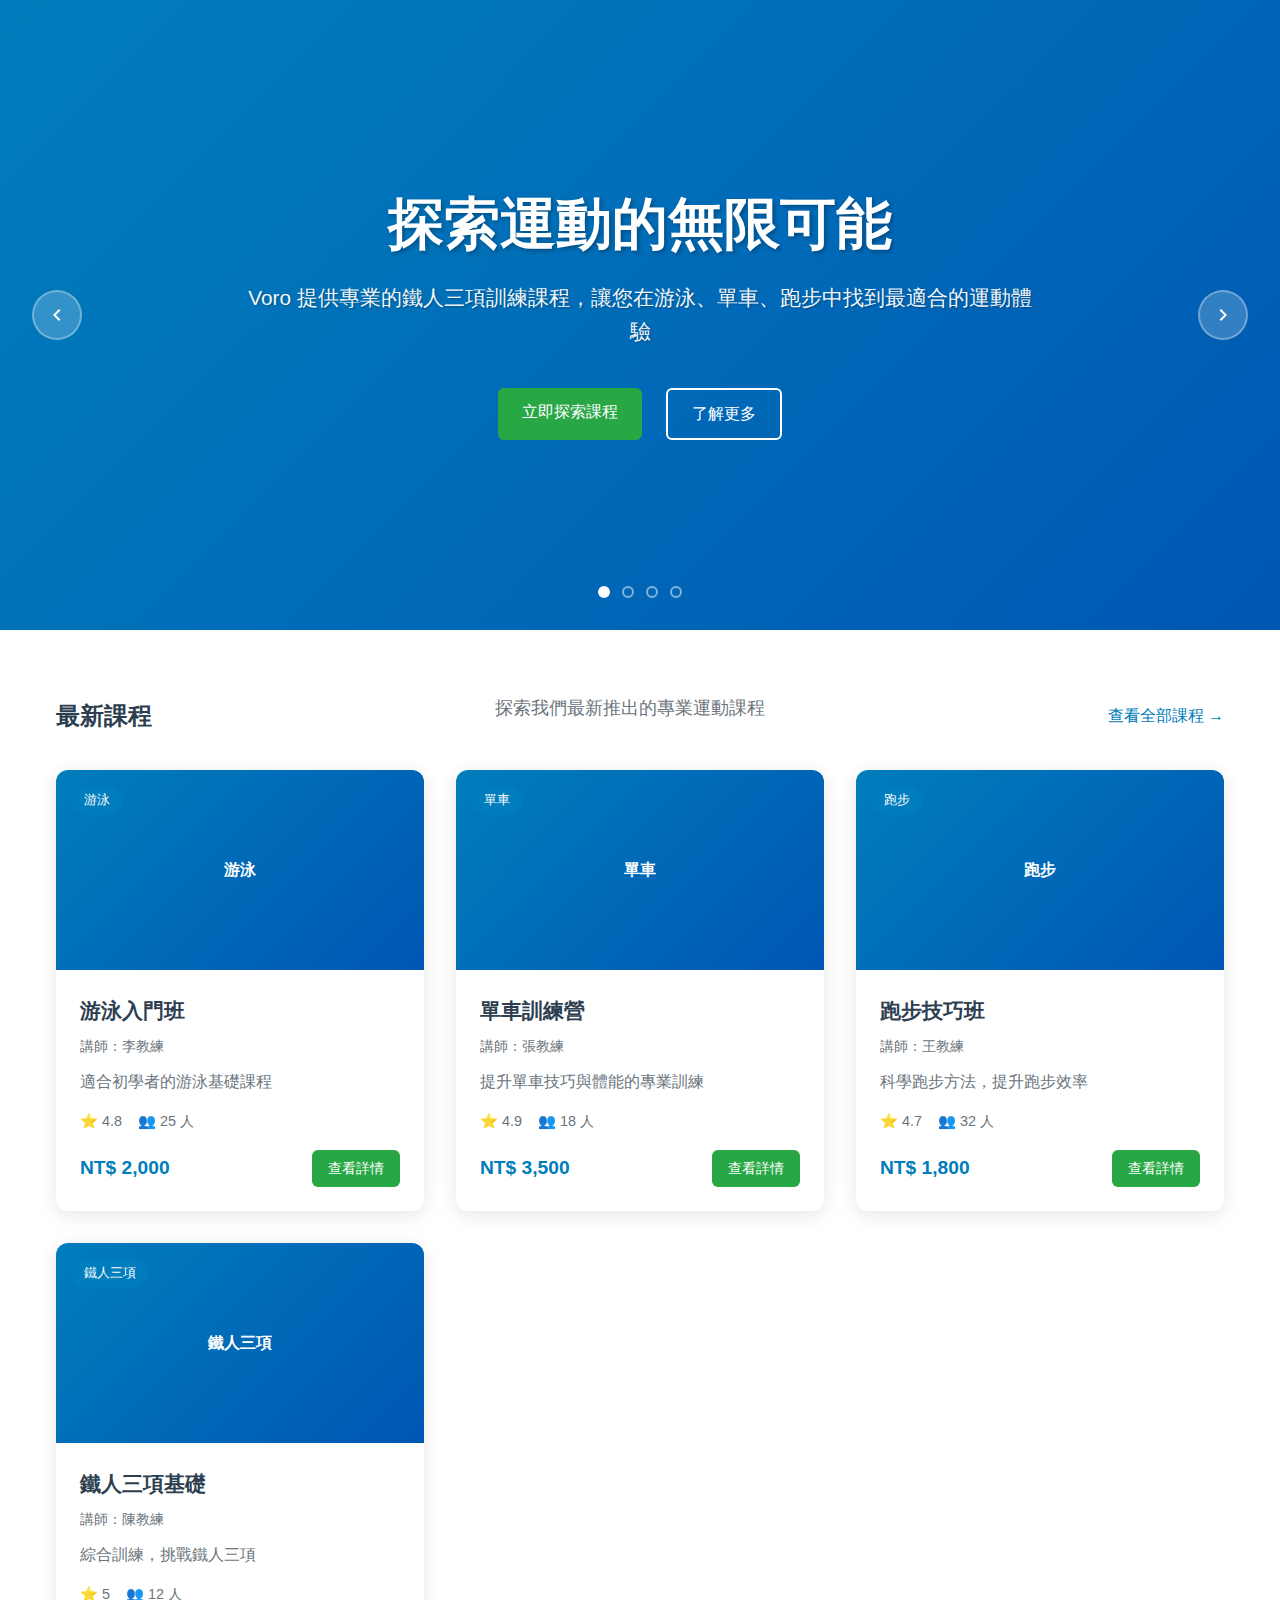
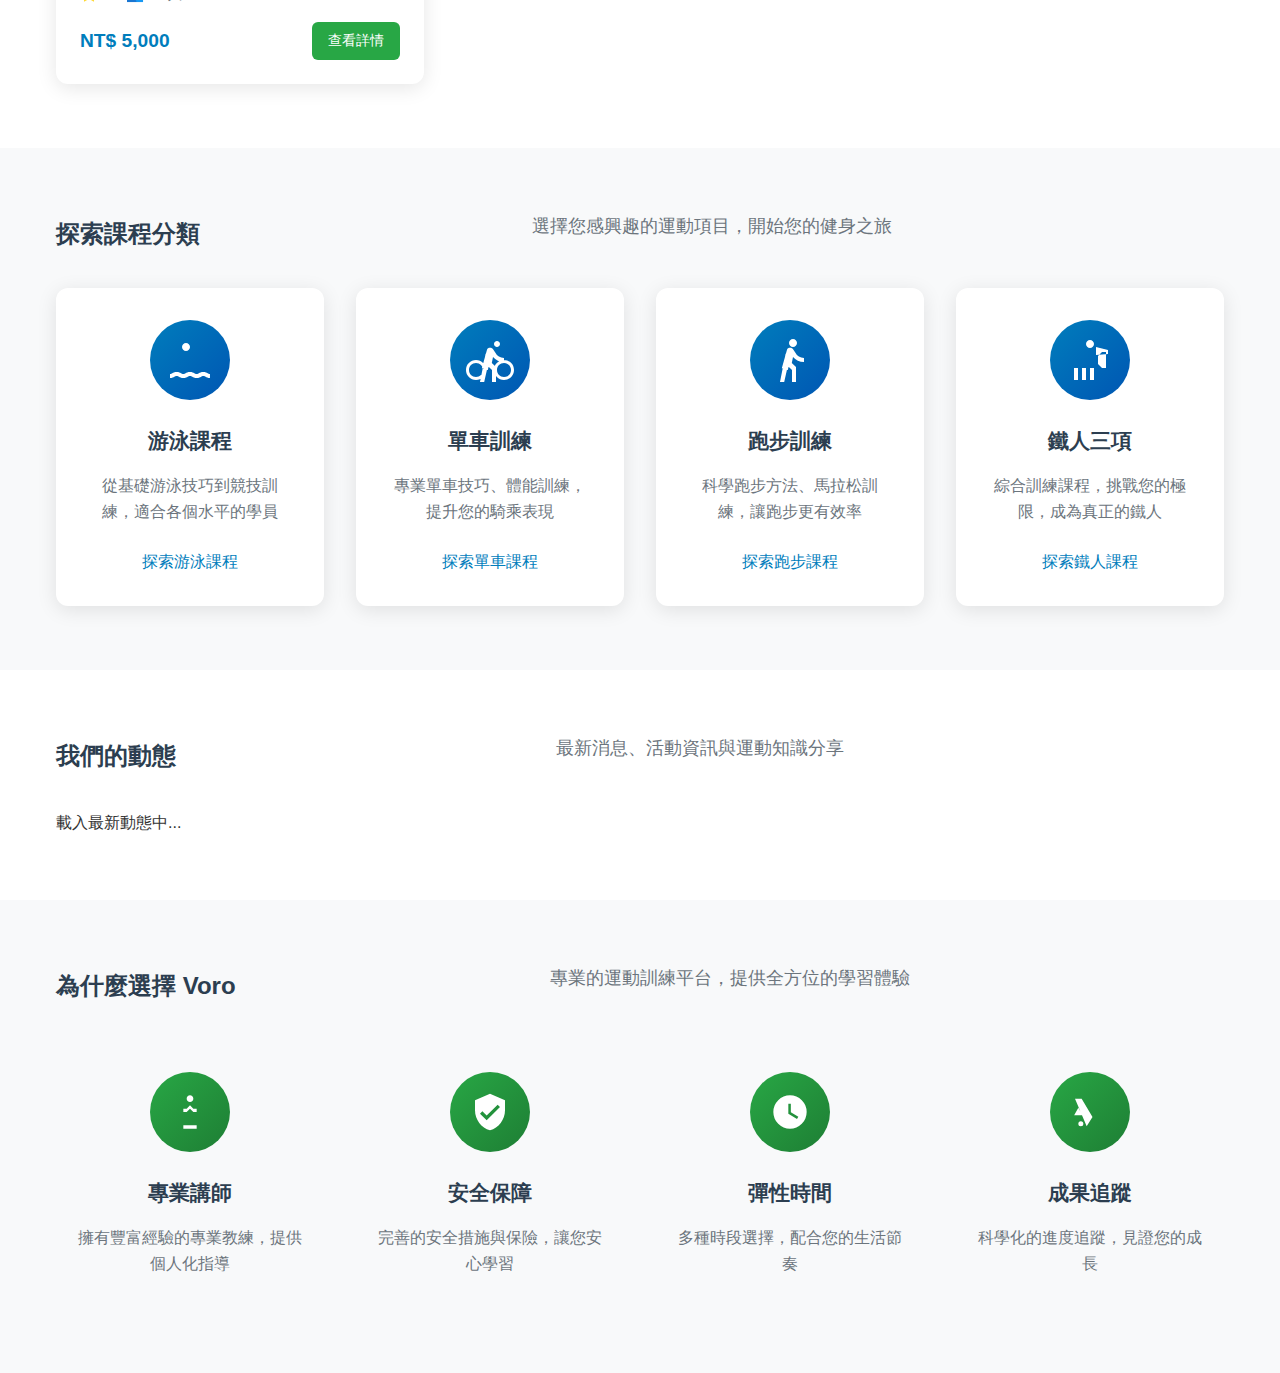
<file: home.html>
<!DOCTYPE html>
<html lang="zh-Hant">
<head>
    <meta charset="UTF-8">
    <meta name="viewport" content="width=device-width, initial-scale=1.0">
    <title>首頁 | Voro</title>
    <link rel="stylesheet" href="styles.css">
</head>
<body>
    <!-- 廣告輪播區塊 -->
    <section class="hero-carousel">
        <div class="carousel-container">
            <div class="carousel-wrapper">
                <div class="carousel-slides" id="carousel-slides">
                    <!-- 輪播項目 1 -->
                    <div class="carousel-slide active">
                        <div class="slide-background" style="background: linear-gradient(135deg, #007dbc, #0056b3);">
                            <div class="slide-overlay"></div>
                        </div>
                        <div class="slide-content">
                            <div class="container">
                                <h1 class="slide-title">探索運動的無限可能</h1>
                                <p class="slide-subtitle">Voro 提供專業的鐵人三項訓練課程，讓您在游泳、單車、跑步中找到最適合的運動體驗</p>
                                <div class="slide-actions">
                                    <a href="courses.html" class="btn btn-primary">立即探索課程</a>
                                    <a href="#services" class="btn btn-outline">了解更多</a>
                                </div>
                            </div>
                        </div>
                    </div>

                    <!-- 輪播項目 2 -->
                    <div class="carousel-slide">
                        <div class="slide-background" style="background: linear-gradient(135deg, #28a745, #1e7e34);">
                            <div class="slide-overlay"></div>
                        </div>
                        <div class="slide-content">
                            <div class="container">
                                <h1 class="slide-title">專業講師團隊</h1>
                                <p class="slide-subtitle">擁有豐富經驗的專業教練，提供個人化指導，助您達成運動目標</p>
                                <div class="slide-actions">
                                    <a href="instructors.html" class="btn btn-primary">認識講師</a>
                                    <a href="courses.html" class="btn btn-outline">查看課程</a>
                                </div>
                            </div>
                        </div>
                    </div>

                    <!-- 輪播項目 3 -->
                    <div class="carousel-slide">
                        <div class="slide-background" style="background: linear-gradient(135deg, #dc3545, #c82333);">
                            <div class="slide-overlay"></div>
                        </div>
                        <div class="slide-content">
                            <div class="container">
                                <h1 class="slide-title">2024 鐵人三項挑戰賽</h1>
                                <p class="slide-subtitle">挑戰極限，突破自我！現正開放報名中，與我們一起完成鐵人三項的終極挑戰</p>
                                <div class="slide-actions">
                                    <a href="courses.html?category=triathlon" class="btn btn-primary">立即報名</a>
                                    <a href="#news" class="btn btn-outline">活動詳情</a>
                                </div>
                            </div>
                        </div>
                    </div>

                    <!-- 輪播項目 4 -->
                    <div class="carousel-slide">
                        <div class="slide-background" style="background: linear-gradient(135deg, #6f42c1, #5a32a3);">
                            <div class="slide-overlay"></div>
                        </div>
                        <div class="slide-content">
                            <div class="container">
                                <h1 class="slide-title">新會員專享優惠</h1>
                                <p class="slide-subtitle">加入 Voro 會員，享受首次課程 7 折優惠，開啟您的運動人生</p>
                                <div class="slide-actions">
                                    <a href="login.html" class="btn btn-primary">立即註冊</a>
                                    <a href="courses.html" class="btn btn-outline">瀏覽課程</a>
                                </div>
                            </div>
                        </div>
                    </div>
                </div>

                <!-- 輪播控制按鈕 -->
                <button class="carousel-btn carousel-prev" id="carousel-prev">
                    <svg width="24" height="24" viewBox="0 0 24 24" fill="currentColor">
                        <path d="M15.41 7.41L14 6l-6 6 6 6 1.41-1.41L10.83 12z"/>
                    </svg>
                </button>
                <button class="carousel-btn carousel-next" id="carousel-next">
                    <svg width="24" height="24" viewBox="0 0 24 24" fill="currentColor">
                        <path d="M10 6L8.59 7.41 13.17 12l-4.58 4.59L10 18l6-6z"/>
                    </svg>
                </button>

                <!-- 輪播指示器 -->
                <div class="carousel-indicators" id="carousel-indicators">
                    <button class="indicator active" data-slide="0"></button>
                    <button class="indicator" data-slide="1"></button>
                    <button class="indicator" data-slide="2"></button>
                    <button class="indicator" data-slide="3"></button>
                </div>
            </div>
        </div>
    </section>

    <!-- 最新課程 -->
    <section class="section" id="latest-courses">
        <div class="container">
            <div class="section-header">
                <h2 class="section-title">最新課程</h2>
                <p class="section-subtitle">探索我們最新推出的專業運動課程</p>
                <a href="courses.html" class="view-all-link">查看全部課程 →</a>
            </div>
            
            <div class="courses-grid" id="latest-courses-grid">
                <!-- 課程卡片會由 JavaScript 動態載入 -->
                <div class="loading-placeholder">
                    <p>載入最新課程中...</p>
                </div>
            </div>
        </div>
    </section>

    <!-- 探索課程分類 -->
    <section class="section bg-light" id="explore-categories">
        <div class="container">
            <div class="section-header">
                <h2 class="section-title">探索課程分類</h2>
                <p class="section-subtitle">選擇您感興趣的運動項目，開始您的健身之旅</p>
            </div>
            
            <div class="categories-grid">
                <div class="category-card" data-category="swimming">
                    <div class="category-icon">
                        <svg width="48" height="48" viewBox="0 0 24 24" fill="currentColor">
                            <path d="M22,21c-1.11,0-1.73-0.37-2.18-0.64c-0.37-0.22-0.6-0.36-1.15-0.36c-0.56,0-0.78,0.13-1.15,0.36 C17.07,20.63,16.45,21,15.34,21c-1.11,0-1.73-0.37-2.18-0.64c-0.37-0.22-0.6-0.36-1.15-0.36c-0.56,0-0.78,0.13-1.15,0.36 C10.41,20.63,9.79,21,8.68,21c-1.11,0-1.73-0.37-2.18-0.64C6.13,20.13,5.9,20,5.34,20C4.78,20,4.56,20.13,4.18,20.36 C3.73,20.63,3.11,21,2,21v-2c0.56,0,0.78-0.13,1.15-0.36C3.59,18.37,4.21,18,5.32,18c1.11,0,1.73,0.37,2.18,0.64 C7.87,18.87,8.1,19,8.66,19c0.56,0,0.78-0.13,1.15-0.36C10.25,18.37,10.87,18,11.98,18c1.11,0,1.73,0.37,2.18,0.64 c0.37,0.23,0.59,0.36,1.15,0.36c0.56,0,0.78-0.13,1.15-0.36C16.91,18.37,17.53,18,18.64,18c1.11,0,1.73,0.37,2.18,0.64 C21.19,18.87,21.41,19,21.98,19V21z M12,5.5c0,1.1-0.9,2-2,2s-2-0.9-2-2s0.9-2,2-2S12,4.4,12,5.5z"/>
                        </svg>
                    </div>
                    <h3>游泳課程</h3>
                    <p>從基礎游泳技巧到競技訓練，適合各個水平的學員</p>
                    <a href="courses.html?category=swimming" class="category-link">探索游泳課程</a>
                </div>

                <div class="category-card" data-category="cycling">
                    <div class="category-icon">
                        <svg width="48" height="48" viewBox="0 0 24 24" fill="currentColor">
                            <path d="M15.5,5.5C16.3,5.5,17,4.8,17,4S16.3,2.5,15.5,2.5S14,3.2,14,4S14.7,5.5,15.5,5.5z M9.8,8.9L7,23H9.1L10.9,15 L13,17V23H15V15.5L12.9,13.5L13.5,10.5C14.8,12,16.8,13,19,13V11C17.1,11,15.5,10,14.7,8.4L13.7,6.9C13.3,6.2,12.7,5.9,12,5.9 S10.7,6.2,10.5,6.9L7.9,16.1L10.9,17L12.2,12L11.1,9.6L9.8,8.9Z M5,12C2.2,12,0,14.2,0,17S2.2,22,5,22S10,19.8,10,17S7.8,12,5,12 Z M5,20.5C3,20.5,1.5,19,1.5,17S3,13.5,5,13.5S8.5,15,8.5,17S7,20.5,5,20.5Z M19,12C16.2,12,14,14.2,14,17S16.2,22,19,22 S24,19.8,24,17S21.8,12,19,12Z M19,20.5C17,20.5,15.5,19,15.5,17S17,13.5,19,13.5S22.5,15,22.5,17S21,20.5,19,20.5Z"/>
                        </svg>
                    </div>
                    <h3>單車訓練</h3>
                    <p>專業單車技巧、體能訓練，提升您的騎乘表現</p>
                    <a href="courses.html?category=cycling" class="category-link">探索單車課程</a>
                </div>

                <div class="category-card" data-category="running">
                    <div class="category-icon">
                        <svg width="48" height="48" viewBox="0 0 24 24" fill="currentColor">
                            <path d="M13.5,5.5C14.6,5.5,15.5,4.6,15.5,3.5S14.6,1.5,13.5,1.5S11.5,2.4,11.5,3.5S12.4,5.5,13.5,5.5z M9.8,8.9L7,23H9.1 L10.9,15L13,17V23H15V15.5L12.9,13.5L13.5,10.5C14.8,12,16.8,13,19,13V11C17.1,11,15.5,10,14.7,8.4L13.7,6.9 C13.3,6.2,12.7,5.9,12,5.9S10.7,6.2,10.5,6.9L7.9,16.1L10.9,17L12.2,12L11.1,9.6L9.8,8.9Z"/>
                        </svg>
                    </div>
                    <h3>跑步訓練</h3>
                    <p>科學跑步方法、馬拉松訓練，讓跑步更有效率</p>
                    <a href="courses.html?category=running" class="category-link">探索跑步課程</a>
                </div>

                <div class="category-card" data-category="triathlon">
                    <div class="category-icon">
                        <svg width="48" height="48" viewBox="0 0 24 24" fill="currentColor">
                            <path d="M12,2C13.1,2,14,2.9,14,4C14,5.1,13.1,6,12,6C10.9,6,10,5.1,10,4C10,2.9,10.9,2,12,2Z M21,9V7L15,5.5V9.5L21,9Z M22,22H20V16H18L16,14V10L18,8H20V22Z M14,22H12V16H14V22Z M10,22H8V16H10V22Z M6,22H4V16H6V22Z"/>
                        </svg>
                    </div>
                    <h3>鐵人三項</h3>
                    <p>綜合訓練課程，挑戰您的極限，成為真正的鐵人</p>
                    <a href="courses.html?category=triathlon" class="category-link">探索鐵人課程</a>
                </div>
            </div>
        </div>
    </section>

    <!-- 我們的動態 -->
    <section class="section" id="news">
        <div class="container">
            <div class="section-header">
                <h2 class="section-title">我們的動態</h2>
                <p class="section-subtitle">最新消息、活動資訊與運動知識分享</p>
            </div>
            
            <div class="news-grid" id="news-grid">
                <!-- 新聞會由 JavaScript 動態載入 -->
                <div class="loading-placeholder">
                    <p>載入最新動態中...</p>
                </div>
            </div>
        </div>
    </section>

    <!-- 服務特色 -->
    <section class="section bg-light" id="services">
        <div class="container">
            <div class="section-header">
                <h2 class="section-title">為什麼選擇 Voro</h2>
                <p class="section-subtitle">專業的運動訓練平台，提供全方位的學習體驗</p>
            </div>
            
            <div class="features-grid">
                <div class="feature-card">
                    <div class="feature-icon">
                        <svg width="40" height="40" viewBox="0 0 24 24" fill="currentColor">
                            <path d="M12,2C13.1,2,14,2.9,14,4C14,5.1,13.1,6,12,6C10.9,6,10,5.1,10,4C10,2.9,10.9,2,12,2Z M12,8L14,10H16V12H14L12,10L10,12H8V10H10L12,8Z M8,22H16V20H8V22Z"/>
                        </svg>
                    </div>
                    <h3>專業講師</h3>
                    <p>擁有豐富經驗的專業教練，提供個人化指導</p>
                </div>

                <div class="feature-card">
                    <div class="feature-icon">
                        <svg width="40" height="40" viewBox="0 0 24 24" fill="currentColor">
                            <path d="M12,1L3,5V11C3,16.55,6.84,21.74,12,23C17.16,21.74,21,16.55,21,11V5L12,1M10,17L6,13L7.41,11.59L10,14.17L16.59,7.58L18,9L10,17Z"/>
                        </svg>
                    </div>
                    <h3>安全保障</h3>
                    <p>完善的安全措施與保險，讓您安心學習</p>
                </div>

                <div class="feature-card">
                    <div class="feature-icon">
                        <svg width="40" height="40" viewBox="0 0 24 24" fill="currentColor">
                            <path d="M12,2A10,10 0 0,0 2,12A10,10 0 0,0 12,22A10,10 0 0,0 22,12A10,10 0 0,0 12,2Z M16.2,16.2L11,13V7H12.5V12.2L17,14.9L16.2,16.2Z"/>
                        </svg>
                    </div>
                    <h3>彈性時間</h3>
                    <p>多種時段選擇，配合您的生活節奏</p>
                </div>

                <div class="feature-card">
                    <div class="feature-icon">
                        <svg width="40" height="40" viewBox="0 0 24 24" fill="currentColor">
                            <path d="M5,9.5L7.5,14H2.5L5,9.5M3,4H7L13.5,15L10,20.5L3,4M5,19A1.5,1.5 0 0,0 6.5,20.5A1.5,1.5 0 0,0 8,19A1.5,1.5 0 0,0 6.5,17.5A1.5,1.5 0 0,0 5,19Z"/>
                        </svg>
                    </div>
                    <h3>成果追蹤</h3>
                    <p>科學化的進度追蹤，見證您的成長</p>
                </div>
            </div>
        </div>
    </section>

    <script>
        // 輪播功能
        class Carousel {
            constructor() {
                this.currentSlide = 0;
                this.totalSlides = 4;
                this.autoPlayInterval = null;
                this.autoPlayDelay = 5000; // 5秒自動切換
                
                this.init();
            }
            
            init() {
                this.bindEvents();
                this.startAutoPlay();
            }
            
            bindEvents() {
                // 上一張按鈕
                const prevBtn = document.getElementById('carousel-prev');
                const nextBtn = document.getElementById('carousel-next');
                
                if (prevBtn) {
                    prevBtn.addEventListener('click', () => {
                        this.prevSlide();
                    });
                }
                
                if (nextBtn) {
                    nextBtn.addEventListener('click', () => {
                        this.nextSlide();
                    });
                }
                
                // 指示器點擊
                document.querySelectorAll('.indicator').forEach((indicator, index) => {
                    indicator.addEventListener('click', () => {
                        this.goToSlide(index);
                    });
                });
                
                // 暫停自動播放（滑鼠懸停時）
                const carousel = document.querySelector('.carousel-container');
                if (carousel) {
                    carousel.addEventListener('mouseenter', () => {
                        this.stopAutoPlay();
                    });
                    
                    carousel.addEventListener('mouseleave', () => {
                        this.startAutoPlay();
                    });
                }
                
                // 觸控支援
                this.setupTouchEvents();
            }
            
            setupTouchEvents() {
                const carousel = document.querySelector('.carousel-slides');
                if (!carousel) return;
                
                let startX = 0;
                let currentX = 0;
                let isDragging = false;
                
                carousel.addEventListener('touchstart', (e) => {
                    startX = e.touches[0].clientX;
                    isDragging = true;
                    this.stopAutoPlay();
                });
                
                carousel.addEventListener('touchmove', (e) => {
                    if (!isDragging) return;
                    currentX = e.touches[0].clientX;
                });
                
                carousel.addEventListener('touchend', () => {
                    if (!isDragging) return;
                    isDragging = false;
                    
                    const diffX = startX - currentX;
                    const threshold = 50;
                    
                    if (Math.abs(diffX) > threshold) {
                        if (diffX > 0) {
                            this.nextSlide();
                        } else {
                            this.prevSlide();
                        }
                    }
                    
                    this.startAutoPlay();
                });
            }
            
            goToSlide(index) {
                this.stopAutoPlay();
                
                // 更新當前幻燈片
                const slides = document.querySelectorAll('.carousel-slide');
                const indicators = document.querySelectorAll('.indicator');
                
                // 移除所有 active 狀態
                slides.forEach(slide => slide.classList.remove('active'));
                indicators.forEach(indicator => indicator.classList.remove('active'));
                
                // 添加 active 到目標幻燈片
                if (slides[index]) slides[index].classList.add('active');
                if (indicators[index]) indicators[index].classList.add('active');
                
                this.currentSlide = index;
                this.startAutoPlay();
            }
            
            nextSlide() {
                const nextIndex = (this.currentSlide + 1) % this.totalSlides;
                this.goToSlide(nextIndex);
            }
            
            prevSlide() {
                const prevIndex = (this.currentSlide - 1 + this.totalSlides) % this.totalSlides;
                this.goToSlide(prevIndex);
            }
            
            startAutoPlay() {
                this.stopAutoPlay();
                this.autoPlayInterval = setInterval(() => {
                    this.nextSlide();
                }, this.autoPlayDelay);
            }
            
            stopAutoPlay() {
                if (this.autoPlayInterval) {
                    clearInterval(this.autoPlayInterval);
                    this.autoPlayInterval = null;
                }
            }
        }

        // 載入最新課程
        async function loadLatestCourses() {
            const grid = document.getElementById('latest-courses-grid');
            if (!grid) return;
            
            try {
                // 模擬載入延遲
                setTimeout(() => {
                    const courses = [
                        {
                            id: 1,
                            title: "游泳入門班",
                            instructor: "李教練",
                            category: "游泳",
                            price: 2000,
                            rating: 4.8,
                            students: 25,
                            description: "適合初學者的游泳基礎課程"
                        },
                        {
                            id: 2,
                            title: "單車訓練營",
                            instructor: "張教練",
                            category: "單車",
                            price: 3500,
                            rating: 4.9,
                            students: 18,
                            description: "提升單車技巧與體能的專業訓練"
                        },
                        {
                            id: 3,
                            title: "跑步技巧班",
                            instructor: "王教練",
                            category: "跑步",
                            price: 1800,
                            rating: 4.7,
                            students: 32,
                            description: "科學跑步方法，提升跑步效率"
                        },
                        {
                            id: 4,
                            title: "鐵人三項基礎",
                            instructor: "陳教練",
                            category: "鐵人三項",
                            price: 5000,
                            rating: 5.0,
                            students: 12,
                            description: "綜合訓練，挑戰鐵人三項"
                        }
                    ];
                    
                    grid.innerHTML = courses.map(course => `
                        <div class="course-card">
                            <div class="course-image">
                                <div style="width: 100%; height: 200px; background: linear-gradient(135deg, #007dbc, #0056b3); display: flex; align-items: center; justify-content: center; color: white; font-weight: bold;">${course.category}</div>
                                <div class="course-category">${course.category}</div>
                            </div>
                            <div class="course-content">
                                <h3 class="course-title">${course.title}</h3>
                                <p class="course-instructor">講師：${course.instructor}</p>
                                <p class="course-description">${course.description}</p>
                                <div class="course-stats">
                                    <span class="course-rating">⭐ ${course.rating}</span>
                                    <span class="course-students">👥 ${course.students} 人</span>
                                </div>
                                <div class="course-footer">
                                    <span class="course-price">NT$ ${course.price.toLocaleString()}</span>
                                    <a href="course-detail.html?id=${course.id}" class="btn btn-primary btn-sm">查看詳情</a>
                                </div>
                            </div>
                        </div>
                    `).join('');
                }, 500);
                
            } catch (error) {
                console.error('Error loading courses:', error);
                grid.innerHTML = '<div class="error-message">載入課程失敗，請稍後再試</div>';
            }
        }

        // 載入最新動態
        async function loadNews() {
            const grid = document.getElementById('news-grid');
            if (!grid) return;
            
            try {
                // 模擬載入延遲
                setTimeout(() => {
                    const news = [
                        {
                            id: 1,
                            title: "2024年鐵人三項訓練營開始報名",
                            excerpt: "專為想要挑戰鐵人三項的朋友設計的完整訓練計畫，現在開始接受報名...",
                            date: "2024-02-01",
                            category: "活動"
                        },
                        {
                            id: 2,
                            title: "游泳技巧提升的5個關鍵點",
                            excerpt: "想要提升游泳技巧嗎？我們的專業教練分享了5個關鍵要點，幫助您更有效率地游泳...",
                            date: "2024-01-28",
                            category: "教學"
                        },
                        {
                            id: 3,
                            title: "新講師加入 Voro 團隊",
                            excerpt: "我們很高興宣布，前國家隊教練劉老師正式加入我們的團隊，將為學員帶來更專業的指導...",
                            date: "2024-01-25",
                            category: "公告"
                        }
                    ];
                    
                    grid.innerHTML = news.map(item => `
                        <article class="news-card">
                            <div class="news-image">
                                <div style="width: 100%; height: 200px; background: linear-gradient(135deg, #28a745, #1e7e34); display: flex; align-items: center; justify-content: center; color: white; font-weight: bold;">${item.category}</div>
                                <div class="news-category">${item.category}</div>
                            </div>
                            <div class="news-content">
                                <h3 class="news-title">${item.title}</h3>
                                <p class="news-excerpt">${item.excerpt}</p>
                                <div class="news-meta">
                                    <span class="news-date">${new Date(item.date).toLocaleDateString('zh-TW')}</span>
                                    <a href="news-detail.html?id=${item.id}" class="read-more">閱讀更多 →</a>
                                </div>
                            </div>
                        </article>
                    `).join('');
                }, 800);
                
            } catch (error) {
                console.error('Error loading news:', error);
                grid.innerHTML = '<div class="error-message">載入動態失敗，請稍後再試</div>';
            }
        }

        // 初始化頁面
        document.addEventListener('DOMContentLoaded', function() {
            // 初始化輪播
            new Carousel();
            
            // 載入內容
            loadLatestCourses();
            loadNews();
            
            // 設定課程分類點擊事件
            document.querySelectorAll('.category-card').forEach(card => {
                card.addEventListener('click', function() {
                    const category = this.getAttribute('data-category');
                    if (window.parent && window.parent !== window) {
                        // 在 iframe 中，通知父頁面導航
                        window.parent.postMessage({
                            type: 'navigate',
                            url: `courses.html?category=${category}`
                        }, '*');
                    } else {
                        // 直接導航
                        window.location.href = `courses.html?category=${category}`;
                    }
                });
            });
        });
    </script>
</body>
</html>
</file>
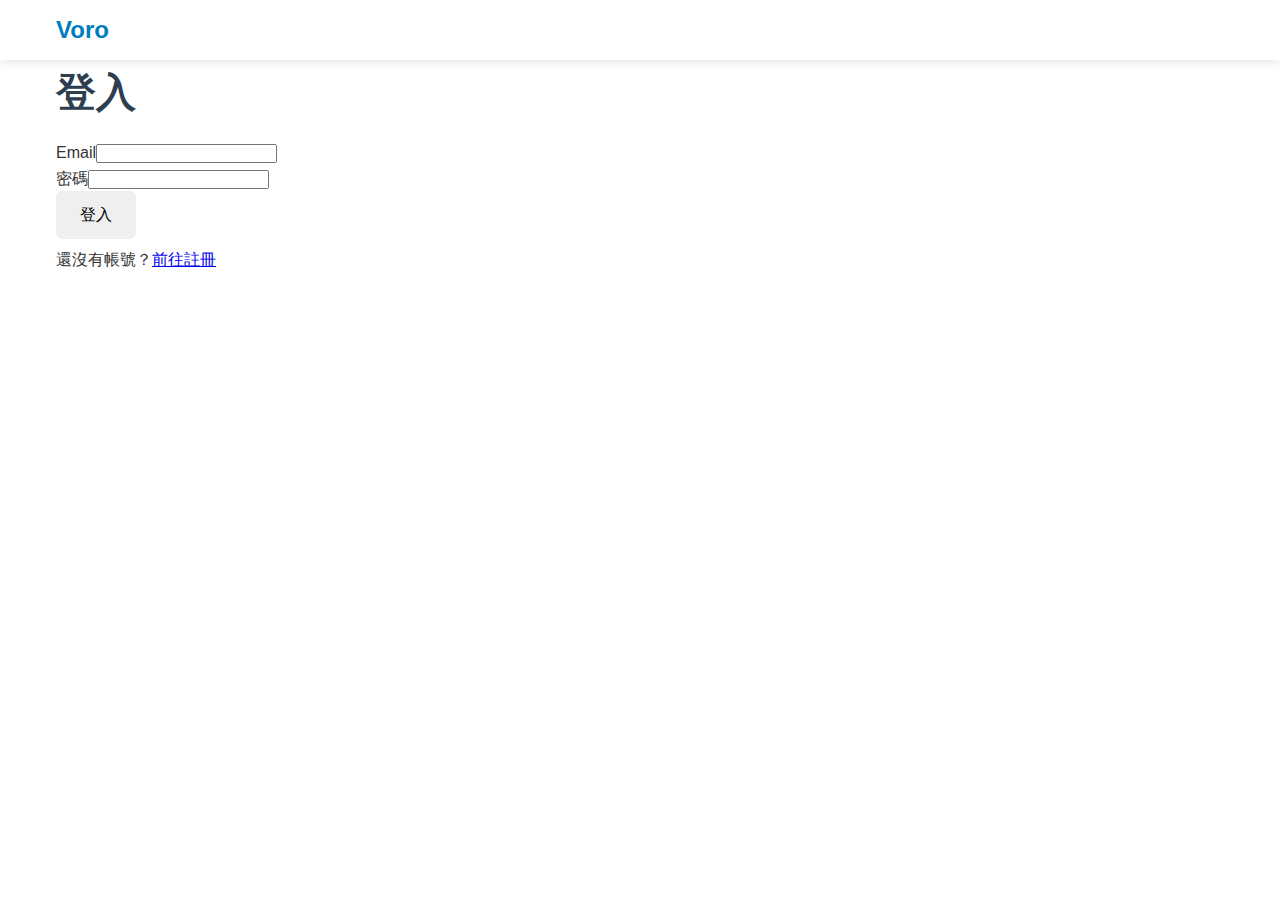
<file: login.html>
<!doctype html>
<html lang="zh-Hant">
<head>
  <meta charset="utf-8">
  <meta name="viewport" content="width=device-width, initial-scale=1">
  <title>登入 | Voro</title>
  <link rel="icon" href="/favicon.svg" type="image/svg+xml">
  <link rel="stylesheet" href="styles.css">
</head>
<body>
  <header class="site-header">
    <div class="container header-inner">
      <div class="brand"><a href="#" onclick="try{window.top.document.getElementById('contentFrame').src='home.html'}catch(e){}" class="logo" style="text-decoration:none">Voro</a></div>
    </div>
  </header>
  <main>
    <section class="tri-section">
      <div class="container">
        <h1 class="section-title">登入</h1>
        <form id="loginForm" class="reg-form">
          <div class="field"><label for="lemail">Email</label><input id="lemail" name="email" type="email" required></div>
          <div class="field"><label for="lpassword">密碼</label><input id="lpassword" name="password" type="password" required></div>
          <div class="actions"><button class="btn primary" type="submit">登入</button></div>
        </form>
        <div style="margin-top:8px">還沒有帳號？<a href="register.html">前往註冊</a></div>
      </div>
    </section>
  </main>
  
  <script>
    document.getElementById('loginForm').addEventListener('submit', function(ev){
      ev.preventDefault();
      const email = document.getElementById('lemail').value;
      localStorage.setItem('voro_user', JSON.stringify({ email }));
      location.href = 'index.html';
    });
  </script>
</body>
</html>
</file>
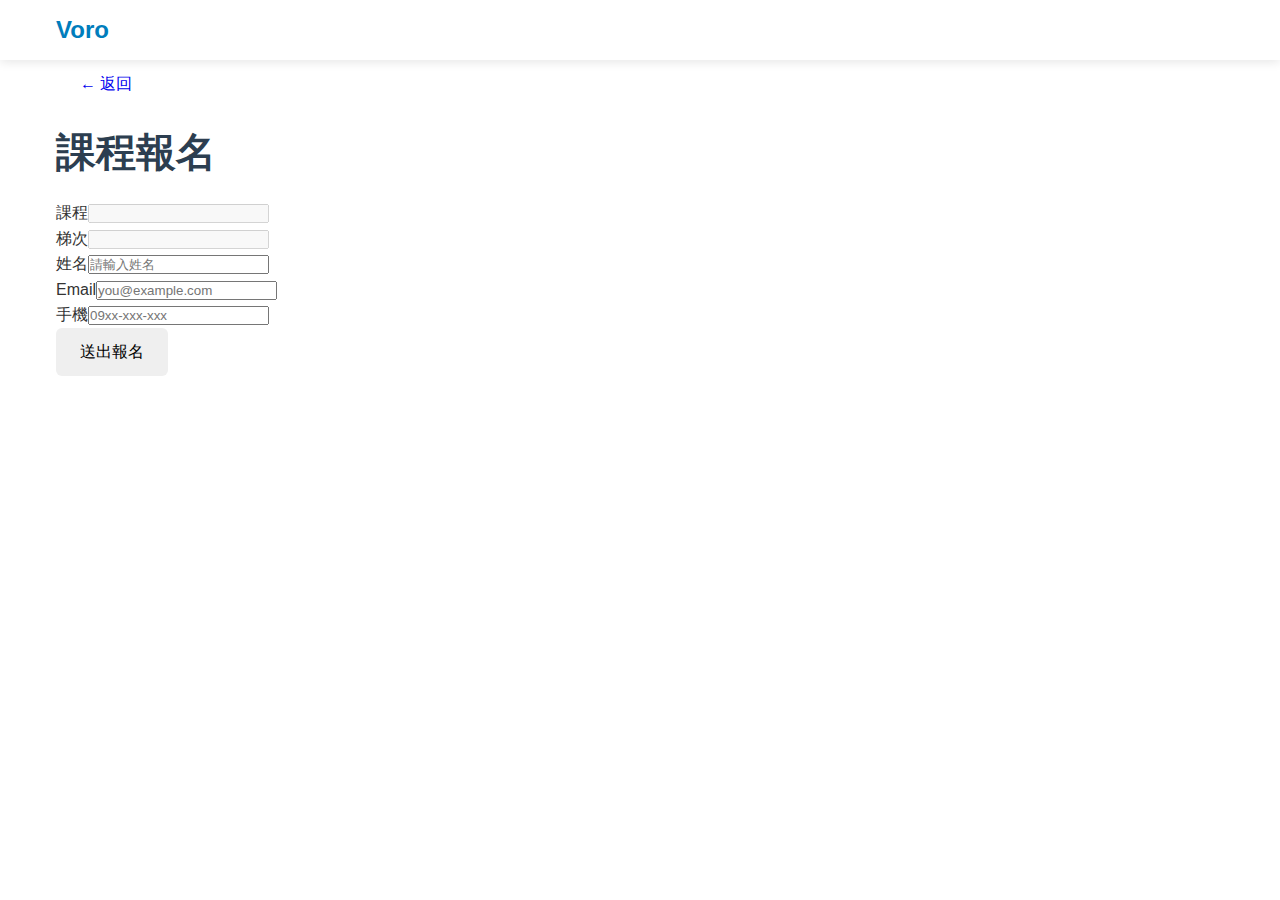
<file: register.html>
<!doctype html>
<html lang="zh-Hant">
<head>
  <meta charset="utf-8">
  <meta name="viewport" content="width=device-width, initial-scale=1">
  <title>課程報名 | Voro</title>
  <link rel="icon" href="/favicon.svg" type="image/svg+xml">
  <link rel="stylesheet" href="styles.css">
</head>
<body>
  <header class="site-header">
    <div class="container header-inner">
      <div class="brand"><a href="index.html" class="logo" style="text-decoration:none">Voro</a></div>
    </div>
  </header>
  <main>
    <section class="tri-section">
      <div class="container">
        <a href="javascript:history.back()" class="btn" style="margin-bottom:12px">← 返回</a>
        <h1 class="section-title">課程報名</h1>
        <form id="regForm" class="reg-form" autocomplete="on">
          <div class="field"><label>課程</label><input id="courseName" type="text" disabled></div>
          <div class="field"><label>梯次</label><input id="sessionName" type="text" disabled></div>
          <div class="field"><label for="name">姓名</label><input id="name" name="name" required placeholder="請輸入姓名"></div>
          <div class="field"><label for="email">Email</label><input id="email" name="email" type="email" required placeholder="you@example.com"></div>
          <div class="field"><label for="phone">手機</label><input id="phone" name="phone" required placeholder="09xx-xxx-xxx"></div>
          <div class="actions"><button type="submit" class="btn primary">送出報名</button></div>
        </form>
        <div id="regSuccess" style="display:none; margin-top:12px" class="list-item">報名成功！我們已收到您的資訊。</div>
      </div>
    </section>
  </main>
  

  <script src="data.js"></script>
  <script>
    function getParam(name){ const u = new URL(location.href); return u.searchParams.get(name); }
    function loadCourse() {
      const cid = getParam('course');
      const sid = getParam('session');
      const c = (window.VoroData && VoroData.courses || []).find(x => x.id === cid);
      if (!c) return;
      const s = (c.sessions||[]).find(x => x.id === sid) || { date: '', time: '' };
      document.getElementById('courseName').value = `${c.title}`;
      document.getElementById('sessionName').value = `${s.date || ''} ${s.time || ''}`.trim();
    }
    function alreadyRegistered(list, courseId, sessionId, email){
      return list.some(x => x.courseId===courseId && x.sessionId===sessionId && x.email===email);
    }
    function capacityKey(courseId, sessionId){ return `voro_capacity_${courseId}_${sessionId}`; }
    function getOverride(courseId, sessionId){
      const v = localStorage.getItem(capacityKey(courseId, sessionId));
      return v ? JSON.parse(v) : null; // { registered }
    }
    function setOverride(courseId, sessionId, registered){
      localStorage.setItem(capacityKey(courseId, sessionId), JSON.stringify({ registered }));
    }
    function onSubmit(ev){
      ev.preventDefault();
      const cid = getParam('course');
      const sid = getParam('session');
      const form = new FormData(ev.target);
      const email = form.get('email');
      const entry = { id: Date.now().toString(36), courseId: cid, sessionId: sid, name: form.get('name'), email, phone: form.get('phone'), createdAt: new Date().toISOString() };
      const key = 'voro_registrations';
      const list = JSON.parse(localStorage.getItem(key) || '[]');
      if (alreadyRegistered(list, cid, sid, email)) {
        alert('您已報名此梯次，請勿重複報名');
        return;
      }
      // capacity check
      const course = (window.VoroData && VoroData.courses || []).find(c => c.id === cid);
      const session = course && (course.sessions||[]).find(s => s.id === sid);
      if (!session) { alert('找不到梯次'); return; }
      const override = getOverride(cid, sid);
      const registered = override ? override.registered : session.registered;
      const remain = session.capacity - registered;
      if (remain <= 0) { alert('名額已滿'); return; }

      // commit
      list.push(entry);
      localStorage.setItem(key, JSON.stringify(list));
      setOverride(cid, sid, registered + 1);
      document.getElementById('regSuccess').style.display = 'block';
      ev.target.reset();
    }
    document.addEventListener('DOMContentLoaded', () => {
      loadCourse();
      document.getElementById('regForm').addEventListener('submit', onSubmit);
    });
  </script>
</body>
</html>
</file>
<file: styles.css>
:root {
  --brand: #00c2ff; /* electric cyan */
  --brand-strong: #00a6e0;
  --text: #0b1220;
  --muted: #64748b;
  --bg: #f7f7f9;
  --surface: #ffffff;
  --card: #ffffff;
  --border: #e5e7eb;
  --hover: #f2f4f8;
  --focus: rgba(0, 194, 255, 0.35);
  --metal-1: #f5f7fa;
  --metal-2: #e8ebf1;
  --metal-3: #dfe3ea;
  --shadow-1: rgba(15, 23, 42, 0.06);
  --shadow-2: rgba(15, 23, 42, 0.12);
}

/* 基礎樣式 */
* {
    margin: 0;
    padding: 0;
    box-sizing: border-box;
}

body {
    font-family: 'Noto Sans TC', sans-serif;
    line-height: 1.6;
    color: #333;
    background-color: #fff;
}

.container {
    max-width: 1200px;
    margin: 0 auto;
    padding: 0 1rem;
}

/* 網站頭部 */
.site-header {
    background: #fff;
    box-shadow: 0 2px 10px rgba(0,0,0,0.1);
    position: sticky;
    top: 0;
    z-index: 1000;
    height: 60px;
}

.header-inner {
    display: flex;
    justify-content: space-between;
    align-items: center;
    height: 60px;
}

.brand .logo {
    font-size: 1.5rem;
    font-weight: 700;
    color: #007dbc;
}

.nav {
    display: flex;
    gap: 1.5rem;
    align-items: center;
}

.nav-link {
    text-decoration: none;
    color: #6c757d;
    font-weight: 500;
    transition: color 0.3s ease;
    display: flex;
    align-items: center;
}

.nav-link:hover,
.nav-link.is-active {
    color: #007dbc;
}

.admin-link {
    color: #dc3545 !important;
    font-weight: 500;
}

.admin-link svg {
    margin-right: 0.25rem;
}

.admin-link:hover {
    color: #c82333 !important;
}

/* 網站底部 */
.site-footer {
    background: #2c3e50;
    color: white;
    text-align: center;
    padding: 1rem 0;
    margin-top: auto;
}

/* 輪播樣式 */
.hero-carousel {
    position: relative;
    height: 70vh;
    min-height: 500px;
    overflow: hidden;
}

.carousel-container {
    position: relative;
    width: 100%;
    height: 100%;
}

.carousel-wrapper {
    position: relative;
    width: 100%;
    height: 100%;
}

.carousel-slides {
    position: relative;
    width: 100%;
    height: 100%;
}

.carousel-slide {
    position: absolute;
    top: 0;
    left: 0;
    width: 100%;
    height: 100%;
    opacity: 0;
    transition: opacity 1s ease-in-out;
    display: flex;
    align-items: center;
}

.carousel-slide.active {
    opacity: 1;
}

.slide-background {
    position: absolute;
    top: 0;
    left: 0;
    width: 100%;
    height: 100%;
    background-size: cover;
    background-position: center;
    background-repeat: no-repeat;
}

.slide-overlay {
    position: absolute;
    top: 0;
    left: 0;
    width: 100%;
    height: 100%;
    background: linear-gradient(135deg, rgba(0,125,188,0.8) 0%, rgba(0,86,179,0.6) 100%);
}

.slide-content {
    position: relative;
    z-index: 2;
    width: 100%;
    color: white;
    text-align: center;
    padding: 2rem;
}

.slide-title {
    font-size: 3.5rem;
    font-weight: 700;
    margin-bottom: 1.5rem;
    line-height: 1.2;
    text-shadow: 2px 2px 4px rgba(0,0,0,0.3);
}

.slide-subtitle {
    font-size: 1.3rem;
    margin-bottom: 2.5rem;
    opacity: 0.95;
    line-height: 1.6;
    max-width: 800px;
    margin-left: auto;
    margin-right: auto;
    text-shadow: 1px 1px 2px rgba(0,0,0,0.3);
}

.slide-actions {
    display: flex;
    gap: 1.5rem;
    justify-content: center;
    flex-wrap: wrap;
}

/* 輪播控制按鈕 */
.carousel-btn {
    position: absolute;
    top: 50%;
    transform: translateY(-50%);
    background: rgba(255,255,255,0.2);
    border: 2px solid rgba(255,255,255,0.3);
    color: white;
    width: 50px;
    height: 50px;
    border-radius: 50%;
    display: flex;
    align-items: center;
    justify-content: center;
    cursor: pointer;
    transition: all 0.3s ease;
    backdrop-filter: blur(10px);
    z-index: 10;
}

.carousel-btn:hover {
    background: rgba(255,255,255,0.3);
    border-color: rgba(255,255,255,0.5);
    transform: translateY(-50%) scale(1.1);
}

.carousel-prev {
    left: 2rem;
}

.carousel-next {
    right: 2rem;
}

/* 輪播指示器 */
.carousel-indicators {
    position: absolute;
    bottom: 2rem;
    left: 50%;
    transform: translateX(-50%);
    display: flex;
    gap: 0.75rem;
    z-index: 10;
}

.indicator {
    width: 12px;
    height: 12px;
    border-radius: 50%;
    border: 2px solid rgba(255,255,255,0.5);
    background: transparent;
    cursor: pointer;
    transition: all 0.3s ease;
}

.indicator.active {
    background: white;
    border-color: white;
}

.indicator:hover {
    border-color: white;
    transform: scale(1.2);
}

/* 按鈕樣式 */
.btn {
    display: inline-block;
    padding: 0.75rem 1.5rem;
    text-decoration: none;
    border-radius: 6px;
    font-weight: 500;
    transition: all 0.3s ease;
    cursor: pointer;
    border: none;
    font-size: 1rem;
    line-height: 1.5;
    text-align: center;
}

.btn-primary {
    background: #28a745;
    color: white;
}

.btn-primary:hover {
    background: #1e7e34;
    transform: translateY(-2px);
}

.btn-outline {
    background: transparent;
    color: white;
    border: 2px solid white;
}

.btn-outline:hover {
    background: white;
    color: #007dbc;
}

.btn-sm {
    padding: 0.5rem 1rem;
    font-size: 0.9rem;
}

.btn-secondary {
    background: #6c757d;
    color: white;
}

.btn-secondary:hover {
    background: #545b62;
}

.btn-success {
    background: #28a745;
    color: white;
}

.btn-success:hover {
    background: #1e7e34;
}

.btn-danger {
    background: #dc3545;
    color: white;
}

.btn-danger:hover {
    background: #c82333;
}

/* 章節樣式 */
.section {
    padding: 4rem 0;
}

.section.bg-light {
    background-color: #f8f9fa;
}

.section-header {
    text-align: center;
    margin-bottom: 3rem;
    position: relative;
}

.section-title {
    font-size: 2.5rem;
    font-weight: 700;
    color: #2c3e50;
    margin-bottom: 1rem;
}

.section-subtitle {
    font-size: 1.1rem;
    color: #6c757d;
    max-width: 600px;
    margin: 0 auto 1rem;
    line-height: 1.6;
}

.view-all-link {
    color: #007dbc;
    text-decoration: none;
    font-weight: 500;
    transition: color 0.3s ease;
}

.view-all-link:hover {
    color: #0056b3;
}

/* 課程網格 */
.courses-grid {
    display: grid;
    grid-template-columns: repeat(auto-fit, minmax(300px, 1fr));
    gap: 2rem;
    margin-top: 2rem;
}

.course-card {
    background: white;
    border-radius: 12px;
    box-shadow: 0 4px 20px rgba(0,0,0,0.1);
    overflow: hidden;
    transition: transform 0.3s ease, box-shadow 0.3s ease;
}

.course-card:hover {
    transform: translateY(-8px);
    box-shadow: 0 8px 30px rgba(0,0,0,0.15);
}

.course-image {
    position: relative;
    height: 200px;
    overflow: hidden;
}

.course-image img {
    width: 100%;
    height: 100%;
    object-fit: cover;
    transition: transform 0.3s ease;
}

.course-card:hover .course-image img {
    transform: scale(1.05);
}

.course-category {
    position: absolute;
    top: 1rem;
    left: 1rem;
    background: rgba(0,125,188,0.9);
    color: white;
    padding: 0.25rem 0.75rem;
    border-radius: 20px;
    font-size: 0.8rem;
    font-weight: 500;
}

.course-content {
    padding: 1.5rem;
}

.course-title {
    font-size: 1.3rem;
    font-weight: 600;
    color: #2c3e50;
    margin-bottom: 0.5rem;
}

.course-instructor {
    color: #6c757d;
    font-size: 0.9rem;
    margin-bottom: 0.75rem;
}

.course-description {
    color: #6c757d;
    line-height: 1.5;
    margin-bottom: 1rem;
}

.course-stats {
    display: flex;
    gap: 1rem;
    margin-bottom: 1rem;
    font-size: 0.9rem;
}

.course-rating,
.course-students {
    display: flex;
    align-items: center;
    color: #6c757d;
}

.course-footer {
    display: flex;
    justify-content: space-between;
    align-items: center;
}

.course-price {
    font-size: 1.2rem;
    font-weight: 600;
    color: #007dbc;
}

/* 分類網格 */
.categories-grid {
    display: grid;
    grid-template-columns: repeat(auto-fit, minmax(250px, 1fr));
    gap: 2rem;
    margin-top: 2rem;
}

.category-card {
    background: white;
    padding: 2rem;
    border-radius: 12px;
    text-align: center;
    box-shadow: 0 4px 20px rgba(0,0,0,0.1);
    transition: transform 0.3s ease, box-shadow 0.3s ease;
    cursor: pointer;
}

.category-card:hover {
    transform: translateY(-8px);
    box-shadow: 0 8px 30px rgba(0,0,0,0.15);
}

.category-icon {
    width: 80px;
    height: 80px;
    background: linear-gradient(135deg, #007dbc, #0056b3);
    border-radius: 50%;
    display: flex;
    align-items: center;
    justify-content: center;
    margin: 0 auto 1.5rem;
    color: white;
}

.category-card h3 {
    font-size: 1.3rem;
    font-weight: 600;
    color: #2c3e50;
    margin-bottom: 1rem;
}

.category-card p {
    color: #6c757d;
    line-height: 1.6;
    margin-bottom: 1.5rem;
}

.category-link {
    color: #007dbc;
    text-decoration: none;
    font-weight: 500;
    transition: color 0.3s ease;
}

.category-link:hover {
    color: #0056b3;
}

/* 新聞網格 */
.news-grid {
    display: grid;
    grid-template-columns: repeat(auto-fit, minmax(350px, 1fr));
    gap: 2rem;
    margin-top: 2rem;
}

.news-card {
    background: white;
    border-radius: 12px;
    box-shadow: 0 4px 20px rgba(0,0,0,0.1);
    overflow: hidden;
    transition: transform 0.3s ease, box-shadow 0.3s ease;
}

.news-card:hover {
    transform: translateY(-8px);
    box-shadow: 0 8px 30px rgba(0,0,0,0.15);
}

.news-image {
    position: relative;
    height: 200px;
    overflow: hidden;
}

.news-image img {
    width: 100%;
    height: 100%;
    object-fit: cover;
}

.news-category {
    position: absolute;
    top: 1rem;
    left: 1rem;
    background: rgba(40,167,69,0.9);
    color: white;
    padding: 0.25rem 0.75rem;
    border-radius: 20px;
    font-size: 0.8rem;
    font-weight: 500;
}

.news-content {
    padding: 1.5rem;
}

.news-title {
    font-size: 1.2rem;
    font-weight: 600;
    color: #2c3e50;
    margin-bottom: 0.75rem;
    line-height: 1.4;
}

.news-excerpt {
    color: #6c757d;
    line-height: 1.6;
    margin-bottom: 1rem;
}

.news-meta {
    display: flex;
    justify-content: space-between;
    align-items: center;
}

.news-date {
    color: #6c757d;
    font-size: 0.9rem;
}

.read-more {
    color: #007dbc;
    text-decoration: none;
    font-weight: 500;
    transition: color 0.3s ease;
}

.read-more:hover {
    color: #0056b3;
}

/* 特色網格 */
.features-grid {
    display: grid;
    grid-template-columns: repeat(auto-fit, minmax(250px, 1fr));
    gap: 2rem;
    margin-top: 2rem;
}

.feature-card {
    text-align: center;
    padding: 2rem 1rem;
}

.feature-icon {
    width: 80px;
    height: 80px;
    background: linear-gradient(135deg, #28a745, #1e7e34);
    border-radius: 50%;
    display: flex;
    align-items: center;
    justify-content: center;
    margin: 0 auto 1.5rem;
    color: white;
}

.feature-card h3 {
    font-size: 1.3rem;
    font-weight: 600;
    color: #2c3e50;
    margin-bottom: 1rem;
}

.feature-card p {
    color: #6c757d;
    line-height: 1.6;
}

/* 課程篩選器 */
.course-filters {
    display: flex;
    gap: 1rem;
    justify-content: center;
    margin-bottom: 3rem;
    flex-wrap: wrap;
}

.filter-btn {
    padding: 0.75rem 1.5rem;
    border: 2px solid #007dbc;
    background: transparent;
    color: #007dbc;
    border-radius: 25px;
    cursor: pointer;
    font-weight: 500;
    transition: all 0.3s ease;
}

.filter-btn:hover,
.filter-btn.active {
    background: #007dbc;
    color: white;
}

/* 課程詳情頁面 */
.course-detail-container {
    max-width: 1000px;
    margin: 0 auto;
    padding: 2rem 0;
}

.course-detail {
    background: white;
    border-radius: 12px;
    box-shadow: 0 4px 20px rgba(0,0,0,0.1);
    overflow: hidden;
}

.course-detail-header {
    display: grid;
    grid-template-columns: 1fr 1fr;
    gap: 2rem;
    padding: 2rem;
}

.course-detail-image {
    position: relative;
}

.course-detail-image img {
    width: 100%;
    height: 300px;
    object-fit: cover;
    border-radius: 8px;
}

.course-category-badge {
    position: absolute;
    top: 1rem;
    left: 1rem;
    background: rgba(0,125,188,0.9);
    color: white;
    padding: 0.5rem 1rem;
    border-radius: 20px;
    font-weight: 500;
}

.course-detail-info {
    display: flex;
    flex-direction: column;
    justify-content: space-between;
}

.course-detail-title {
    font-size: 2.5rem;
    font-weight: 700;
    color: #2c3e50;
    margin-bottom: 1rem;
}

.course-detail-instructor {
    font-size: 1.2rem;
    color: #6c757d;
    margin-bottom: 1rem;
}

.course-detail-stats {
    display: flex;
    gap: 2rem;
    margin-bottom: 1.5rem;
    font-size: 1.1rem;
}

.course-detail-description {
    color: #6c757d;
    line-height: 1.8;
    margin-bottom: 2rem;
    font-size: 1.1rem;
}

.course-detail-price {
    display: flex;
    align-items: center;
    justify-content: space-between;
    gap: 1rem;
}

.course-detail-price .price {
    font-size: 2rem;
    font-weight: 700;
    color: #007dbc;
}

.btn-lg {
    padding: 1rem 2rem;
    font-size: 1.1rem;
}

.course-detail-content {
    padding: 2rem;
    border-top: 1px solid #e9ecef;
}

.course-info-grid {
    display: grid;
    grid-template-columns: repeat(auto-fit, minmax(300px, 1fr));
    gap: 1.5rem;
    margin-bottom: 3rem;
}

.info-card {
    background: #f8f9fa;
    padding: 1.5rem;
    border-radius: 8px;
    border-left: 4px solid #007dbc;
}

.info-card h3 {
    color: #2c3e50;
    margin-bottom: 0.75rem;
    font-size: 1.1rem;
}

.info-card p {
    color: #6c757d;
    line-height: 1.6;
    margin: 0;
}

.course-actions {
    display: flex;
    gap: 1rem;
    justify-content: center;
    flex-wrap: wrap;
}

/* 響應式設計 - 輪播 */
@media (max-width: 1200px) {
    .slide-title {
        font-size: 3rem;
    }
    
    .slide-subtitle {
        font-size: 1.2rem;
    }
    
    .carousel-btn {
        width: 45px;
        height: 45px;
    }
    
    .carousel-prev {
        left: 1.5rem;
    }
    
    .carousel-next {
        right: 1.5rem;
    }
}

@media (max-width: 768px) {
    .nav {
        gap: 1rem;
        flex-wrap: wrap;
    }
    
    .nav-link {
        font-size: 0.9rem;
    }
    
    .hero-carousel {
        height: 60vh;
        min-height: 400px;
    }
    
    .slide-title {
        font-size: 2.5rem;
    }
    
    .slide-subtitle {
        font-size: 1.1rem;
        margin-bottom: 2rem;
    }
    
    .slide-actions {
        flex-direction: column;
        align-items: center;
        gap: 1rem;
    }
    
    .carousel-btn {
        width: 40px;
        height: 40px;
    }
    
    .carousel-prev {
        left: 1rem;
    }
    
    .carousel-next {
        right: 1rem;
    }
    
    .carousel-indicators {
        bottom: 1.5rem;
    }
    
    .slide-content {
        padding: 1rem;
    }
    
    .section-title {
        font-size: 2rem;
    }
    
    .courses-grid,
    .categories-grid,
    .news-grid,
    .features-grid {
        grid-template-columns: 1fr;
    }
}

@media (max-width: 480px) {
    .container {
        padding: 0 0.5rem;
    }
    
    .header-inner {
        flex-direction: column;
        height: auto;
        padding: 0.5rem 0;
    }
    
    .nav {
        margin-top: 0.5rem;
    }
    
    .slide-title {
        font-size: 2rem;
    }
    
    .slide-subtitle {
        font-size: 1rem;
    }
    
    .carousel-btn {
        width: 35px;
        height: 35px;
    }
    
    .indicator {
        width: 10px;
        height: 10px;
    }
    
    .section {
        padding: 2rem 0;
    }
    
    .course-content,
    .news-content {
        padding: 1rem;
    }
}

/* 管理後台樣式 (只在需要時載入) */
.admin-body {
    margin: 0;
    padding: 0;
    font-family: 'Noto Sans TC', sans-serif;
    background-color: #f5f7fa;
    overflow-x: hidden;
}

.admin-container {
    display: flex;
    min-height: 100vh;
}

.admin-sidebar {
    width: 260px;
    background: linear-gradient(135deg, #667eea 0%, #764ba2 100%);
    color: white;
    position: fixed;
    height: 100vh;
    left: 0;
    top: 0;
    z-index: 1000;
    overflow-y: auto;
}

.sidebar-header {
    padding: 1.5rem;
    border-bottom: 1px solid rgba(255,255,255,0.1);
}

.sidebar-header h2 {
    margin: 0;
    font-size: 1.25rem;
    font-weight: 600;
}

.sidebar-nav {
    padding: 1rem 0;
}

.nav-menu {
    list-style: none;
    margin: 0;
    padding: 0;
}

.nav-item {
    margin: 0;
}

.sidebar-nav .nav-link {
    display: flex;
    align-items: center;
    padding: 0.75rem 1.5rem;
    color: rgba(255,255,255,0.8);
    text-decoration: none;
    transition: all 0.3s ease;
    font-size: 0.95rem;
}

.sidebar-nav .nav-link:hover {
    background-color: rgba(255,255,255,0.1);
    color: white;
}

.sidebar-nav .nav-link.active {
    background-color: rgba(255,255,255,0.2);
    color: white;
    border-right: 3px solid #fff;
}

.sidebar-nav .nav-link svg {
    margin-right: 0.75rem;
    opacity: 0.8;
}

.sidebar-footer {
    position: absolute;
    bottom: 0;
    left: 0;
    right: 0;
    padding: 1rem;
    border-top: 1px solid rgba(255,255,255,0.1);
}

.back-to-site {
    display: flex;
    align-items: center;
    color: rgba(255,255,255,0.8);
    text-decoration: none;
    font-size: 0.9rem;
    transition: color 0.3s ease;
}

.back-to-site:hover {
    color: white;
}

.back-to-site svg {
    margin-right: 0.5rem;
}

.admin-main {
    margin-left: 260px;
    flex: 1;
    display: flex;
    flex-direction: column;
}

.admin-header {
    background: white;
    padding: 1rem 2rem;
    border-bottom: 1px solid #e9ecef;
    display: flex;
    justify-content: space-between;
    align-items: center;
    box-shadow: 0 2px 4px rgba(0,0,0,0.05);
}

.admin-header h1 {
    margin: 0;
    font-size: 1.5rem;
    color: #2c3e50;
}

.admin-user-info {
    display: flex;
    align-items: center;
    gap: 1rem;
}

.admin-user-info span {
    color: #6c757d;
    font-size: 0.95rem;
}

.logout-btn {
    background: #dc3545;
    color: white;
    border: none;
    padding: 0.5rem 1rem;
    border-radius: 4px;
    cursor: pointer;
    font-size: 0.9rem;
    transition: background-color 0.3s ease;
}

.logout-btn:hover {
    background: #c82333;
}

.admin-content {
    padding: 2rem;
    flex: 1;
    background-color: #f8f9fa;
}

.admin-section {
    display: none;
}

.admin-section.active {
    display: block;
}

.section-header {
    display: flex;
    justify-content: space-between;
    align-items: center;
    margin-bottom: 2rem;
}

.section-header h2 {
    margin: 0;
    color: #2c3e50;
    font-size: 1.5rem;
}

.dashboard-stats {
    display: grid;
    grid-template-columns: repeat(auto-fit, minmax(250px, 1fr));
    gap: 1.5rem;
    margin-bottom: 2rem;
}

.stat-card {
    background: white;
    padding: 1.5rem;
    border-radius: 8px;
    box-shadow: 0 2px 10px rgba(0,0,0,0.1);
    text-align: center;
}

.stat-card h3 {
    margin: 0 0 1rem 0;
    color: #6c757d;
    font-size: 0.9rem;
    font-weight: 500;
    text-transform: uppercase;
    letter-spacing: 0.5px;
}

.stat-number {
    margin: 0;
    font-size: 2.5rem;
    font-weight: 700;
    color: #2c3e50;
}

.dashboard-charts {
    display: grid;
    grid-template-columns: repeat(auto-fit, minmax(400px, 1fr));
    gap: 2rem;
}

.chart-container {
    background: white;
    padding: 1.5rem;
    border-radius: 8px;
    box-shadow: 0 2px 10px rgba(0,0,0,0.1);
}

.chart-container h3 {
    margin: 0 0 1rem 0;
    color: #2c3e50;
    font-size: 1.1rem;
}

.chart-placeholder {
    height: 300px;
    display: flex;
    align-items: center;
    justify-content: center;
    background: #f8f9fa;
    border-radius: 4px;
    color: #6c757d;
}

.table-container {
    background: white;
    border-radius: 8px;
    box-shadow: 0 2px 10px rgba(0,0,0,0.1);
    overflow: hidden;
}

.admin-table {
    width: 100%;
    border-collapse: collapse;
}

.admin-table th,
.admin-table td {
    padding: 1rem;
    text-align: left;
    border-bottom: 1px solid #e9ecef;
}

.admin-table th {
    background: #f8f9fa;
    font-weight: 600;
    color: #2c3e50;
    font-size: 0.9rem;
    text-transform: uppercase;
    letter-spacing: 0.5px;
}

.admin-table tr:hover {
    background: #f8f9fa;
}

.loading {
    text-align: center;
    color: #6c757d;
    font-style: italic;
}

.error {
    text-align: center;
    color: #dc3545;
    font-style: italic;
}

.status-badge {
    padding: 0.25rem 0.5rem;
    border-radius: 4px;
    font-size: 0.8rem;
    font-weight: 500;
}

.status-active { background: #d4edda; color: #155724; }
.status-inactive { background: #f8d7da; color: #721c24; }
.status-published { background: #d1ecf1; color: #0c5460; }
.status-draft { background: #fff3cd; color: #856404; }
</file>
<file: admin-styles.css>
/* 後台專用樣式 */
.admin-body {
    margin: 0;
    padding: 0;
    font-family: 'Noto Sans TC', sans-serif;
    background-color: #f5f7fa;
    overflow-x: hidden;
}

.admin-container {
    display: flex;
    min-height: 100vh;
}

/* 管理後台連結樣式 */
.admin-link {
    color: #dc3545 !important;
    font-weight: 500;
}

.admin-link svg {
    margin-right: 0.25rem;
    vertical-align: middle;
}

.admin-link:hover {
    color: #c82333 !important;
}

/* 側邊選單 */
.admin-sidebar {
    width: 260px;
    background: linear-gradient(135deg, #667eea 0%, #764ba2 100%);
    color: white;
    position: fixed;
    height: 100vh;
    left: 0;
    top: 0;
    z-index: 1000;
    overflow-y: auto;
}

.sidebar-header {
    padding: 1.5rem;
    border-bottom: 1px solid rgba(255,255,255,0.1);
}

.sidebar-header h2 {
    margin: 0;
    font-size: 1.25rem;
    font-weight: 600;
}

.sidebar-nav {
    padding: 1rem 0;
}

.nav-menu {
    list-style: none;
    margin: 0;
    padding: 0;
}

.nav-item {
    margin: 0;
}

.nav-link {
    display: flex;
    align-items: center;
    padding: 0.75rem 1.5rem;
    color: rgba(255,255,255,0.8);
    text-decoration: none;
    transition: all 0.3s ease;
    font-size: 0.95rem;
}

.nav-link:hover {
    background-color: rgba(255,255,255,0.1);
    color: white;
}

.nav-link.active {
    background-color: rgba(255,255,255,0.2);
    color: white;
    border-right: 3px solid #fff;
}

.nav-link svg {
    margin-right: 0.75rem;
    opacity: 0.8;
}

.sidebar-footer {
    position: absolute;
    bottom: 0;
    left: 0;
    right: 0;
    padding: 1rem;
    border-top: 1px solid rgba(255,255,255,0.1);
}

.back-to-site {
    display: flex;
    align-items: center;
    color: rgba(255,255,255,0.8);
    text-decoration: none;
    font-size: 0.9rem;
    transition: color 0.3s ease;
}

.back-to-site:hover {
    color: white;
}

.back-to-site svg {
    margin-right: 0.5rem;
}

/* 主要內容區 */
.admin-main {
    margin-left: 260px;
    flex: 1;
    display: flex;
    flex-direction: column;
}

.admin-header {
    background: white;
    padding: 1rem 2rem;
    border-bottom: 1px solid #e9ecef;
    display: flex;
    justify-content: space-between;
    align-items: center;
    box-shadow: 0 2px 4px rgba(0,0,0,0.05);
}

.admin-header h1 {
    margin: 0;
    font-size: 1.5rem;
    color: #2c3e50;
}

.admin-user-info {
    display: flex;
    align-items: center;
    gap: 1rem;
}

.admin-user-info span {
    color: #6c757d;
    font-size: 0.95rem;
}

.logout-btn {
    background: #dc3545;
    color: white;
    border: none;
    padding: 0.5rem 1rem;
    border-radius: 4px;
    cursor: pointer;
    font-size: 0.9rem;
    transition: background-color 0.3s ease;
}

.logout-btn:hover {
    background: #c82333;
}

.admin-content {
    padding: 2rem;
    flex: 1;
    background-color: #f8f9fa;
}

/* 章節 */
.admin-section {
    display: none;
}

.admin-section.active {
    display: block;
}

.section-header {
    display: flex;
    justify-content: space-between;
    align-items: center;
    margin-bottom: 2rem;
}

.section-header h2 {
    margin: 0;
    color: #2c3e50;
    font-size: 1.5rem;
}

/* 按鈕 */
.btn {
    padding: 0.5rem 1rem;
    border: none;
    border-radius: 4px;
    cursor: pointer;
    font-size: 0.9rem;
    text-decoration: none;
    display: inline-block;
    transition: all 0.3s ease;
}

.btn-primary {
    background: #007bff;
    color: white;
}

.btn-primary:hover {
    background: #0056b3;
}

.btn-secondary {
    background: #6c757d;
    color: white;
}

.btn-secondary:hover {
    background: #545b62;
}

.btn-success {
    background: #28a745;
    color: white;
}

.btn-success:hover {
    background: #1e7e34;
}

.btn-danger {
    background: #dc3545;
    color: white;
}

.btn-danger:hover {
    background: #c82333;
}

.btn-sm {
    padding: 0.25rem 0.5rem;
    font-size: 0.8rem;
    margin-right: 0.25rem;
}

/* 儀表板統計卡片 */
.dashboard-stats {
    display: grid;
    grid-template-columns: repeat(auto-fit, minmax(250px, 1fr));
    gap: 1.5rem;
    margin-bottom: 2rem;
}

.stat-card {
    background: white;
    padding: 1.5rem;
    border-radius: 8px;
    box-shadow: 0 2px 10px rgba(0,0,0,0.1);
    text-align: center;
}

.stat-card h3 {
    margin: 0 0 1rem 0;
    color: #6c757d;
    font-size: 0.9rem;
    font-weight: 500;
    text-transform: uppercase;
    letter-spacing: 0.5px;
}

.stat-number {
    margin: 0;
    font-size: 2.5rem;
    font-weight: 700;
    color: #2c3e50;
}

/* 圖表容器 */
.dashboard-charts {
    display: grid;
    grid-template-columns: repeat(auto-fit, minmax(400px, 1fr));
    gap: 2rem;
}

.chart-container {
    background: white;
    padding: 1.5rem;
    border-radius: 8px;
    box-shadow: 0 2px 10px rgba(0,0,0,0.1);
}

.chart-container h3 {
    margin: 0 0 1rem 0;
    color: #2c3e50;
    font-size: 1.1rem;
}

.chart-placeholder {
    height: 300px;
    display: flex;
    align-items: center;
    justify-content: center;
    background: #f8f9fa;
    border-radius: 4px;
    color: #6c757d;
}

/* 表格 */
.table-container {
    background: white;
    border-radius: 8px;
    box-shadow: 0 2px 10px rgba(0,0,0,0.1);
    overflow: hidden;
}

.admin-table {
    width: 100%;
    border-collapse: collapse;
}

.admin-table th,
.admin-table td {
    padding: 1rem;
    text-align: left;
    border-bottom: 1px solid #e9ecef;
}

.admin-table th {
    background: #f8f9fa;
    font-weight: 600;
    color: #2c3e50;
    font-size: 0.9rem;
    text-transform: uppercase;
    letter-spacing: 0.5px;
}

.admin-table tr:hover {
    background: #f8f9fa;
}

.loading {
    text-align: center;
    color: #6c757d;
    font-style: italic;
}

.error {
    text-align: center;
    color: #dc3545;
    font-style: italic;
}

/* 狀態徽章 */
.status-badge {
    padding: 0.25rem 0.5rem;
    border-radius: 4px;
    font-size: 0.8rem;
    font-weight: 500;
}

.status-active { background: #d4edda; color: #155724; }
.status-inactive { background: #f8d7da; color: #721c24; }
.status-published { background: #d1ecf1; color: #0c5460; }
.status-draft { background: #fff3cd; color: #856404; }

/* 響應式設計 */
@media (max-width: 768px) {
    .admin-sidebar {
        width: 100%;
        position: relative;
        height: auto;
    }
    
    .admin-main {
        margin-left: 0;
    }
    
    .admin-header {
        padding: 1rem;
    }
    
    .admin-content {
        padding: 1rem;
    }
    
    .dashboard-stats {
        grid-template-columns: 1fr;
    }
    
    .dashboard-charts {
        grid-template-columns: 1fr;
    }
    
    .section-header {
        flex-direction: column;
        gap: 1rem;
        align-items: stretch;
    }
}
</file>
